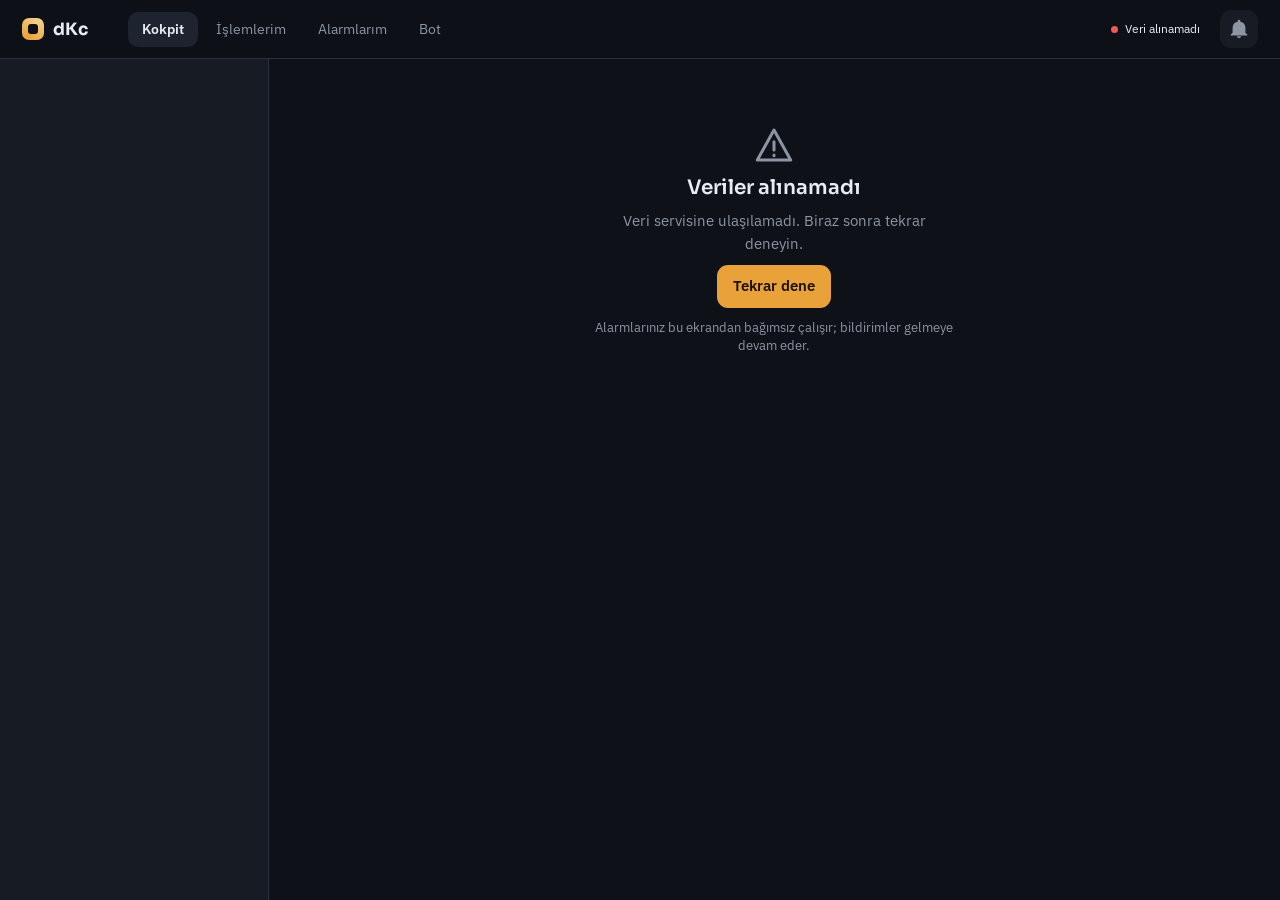
<file: index.html>
<!doctype html>
<html lang="tr">
<head>
<meta charset="utf-8">
<meta name="viewport" content="width=device-width, initial-scale=1, viewport-fit=cover">
<meta name="theme-color" content="#0e1117">
<meta name="apple-mobile-web-app-capable" content="yes">
<meta name="apple-mobile-web-app-status-bar-style" content="black-translucent">
<meta name="apple-mobile-web-app-title" content="dKc">
<title>dKc</title>
<link rel="manifest" href="manifest.webmanifest">
<link rel="icon" href="ikon.svg" type="image/svg+xml">
<link rel="apple-touch-icon" href="ikon-180.png">
<link rel="preconnect" href="https://fonts.googleapis.com">
<link rel="stylesheet" href="https://fonts.googleapis.com/css2?family=Sora:wght@600;700&family=IBM+Plex+Sans:wght@400;500;600&family=IBM+Plex+Mono:wght@500&display=swap">
<link rel="stylesheet" href="app.css?v=19">
</head>
<body>
<header class="ust">
  <a href="#/" class="marka" aria-label="Ana sayfa"><span class="logo" aria-hidden="true"></span>dKc</a>
  <nav class="ust-menu" aria-label="Masaüstü menü"><a href="#/" data-sekme="ana">Kokpit</a><a href="#/islemler" data-sekme="islem">İşlemlerim</a><a href="#/alarmlar" data-sekme="alarm">Alarmlarım</a><a href="#/bot" data-sekme="bot">Bot</a></nav>
  <span class="tazelik t-bekle" id="tazelik" role="button" tabindex="0" aria-live="polite"><i aria-hidden="true"></i>Yükleniyor…</span>
  <a href="#/alarmlar" class="zil" aria-label="Alarmlar"><svg viewBox="0 0 24 24" width="22" height="22" aria-hidden="true"><path d="M12 22a2.5 2.5 0 0 0 2.45-2h-4.9A2.5 2.5 0 0 0 12 22Zm7-6V11a7 7 0 0 0-5.5-6.84V3.5a1.5 1.5 0 0 0-3 0v.66A7 7 0 0 0 5 11v5l-2 2v1h18v-1Z" fill="currentColor"/></svg><b id="zilSayi" hidden></b></a>
</header>
<div class="govde">
<aside class="yan" id="yan" aria-label="Coin listesi"></aside>
<main id="ekran" aria-live="polite"></main>
</div>
<nav class="alt-menu" aria-label="Ana menü">
  <a href="#/" data-sekme="ana"><svg viewBox="0 0 24 24" aria-hidden="true"><path d="M4 4h7v7H4zM13 4h7v7h-7zM4 13h7v7H4zM13 13h7v7h-7z" fill="currentColor"/></svg>Kokpit</a>
  <a href="#/islemler" data-sekme="islem"><svg viewBox="0 0 24 24" aria-hidden="true"><path d="M3 17l5-5 4 4 8-8M15 8h5v5" fill="none" stroke="currentColor" stroke-width="2" stroke-linecap="round" stroke-linejoin="round"/></svg>İşlemlerim</a>
  <a href="#/alarmlar" data-sekme="alarm"><svg viewBox="0 0 24 24" aria-hidden="true"><path d="M12 22a2.5 2.5 0 0 0 2.45-2h-4.9A2.5 2.5 0 0 0 12 22Zm7-6V11a7 7 0 0 0-5.5-6.84V3.5a1.5 1.5 0 0 0-3 0v.66A7 7 0 0 0 5 11v5l-2 2v1h18v-1Z" fill="currentColor"/></svg>Alarmlarım</a>
<a href="#/bot" data-sekme="bot"><svg viewBox="0 0 24 24" aria-hidden="true"><path d="M12 2v3M5 8h14a2 2 0 0 1 2 2v7a3 3 0 0 1-3 3H6a3 3 0 0 1-3-3v-7a2 2 0 0 1 2-2Z" fill="none" stroke="currentColor" stroke-width="2" stroke-linecap="round" stroke-linejoin="round"/><circle cx="9" cy="13.5" r="1.4" fill="currentColor"/><circle cx="15" cy="13.5" r="1.4" fill="currentColor"/></svg>Bot</a>
</nav>
<script src="lib/lightweight-charts-4.2.0.js"></script>
<script src="ayar.js"></script>
<script src="ornek.js?v=19"></script>
<script src="bildirim.js?v=19"></script>
<script src="hesap.js?v=19"></script>
<script src="canli.js?v=19"></script>
<script src="app.js?v=19"></script>
</body>
</html>
</file>
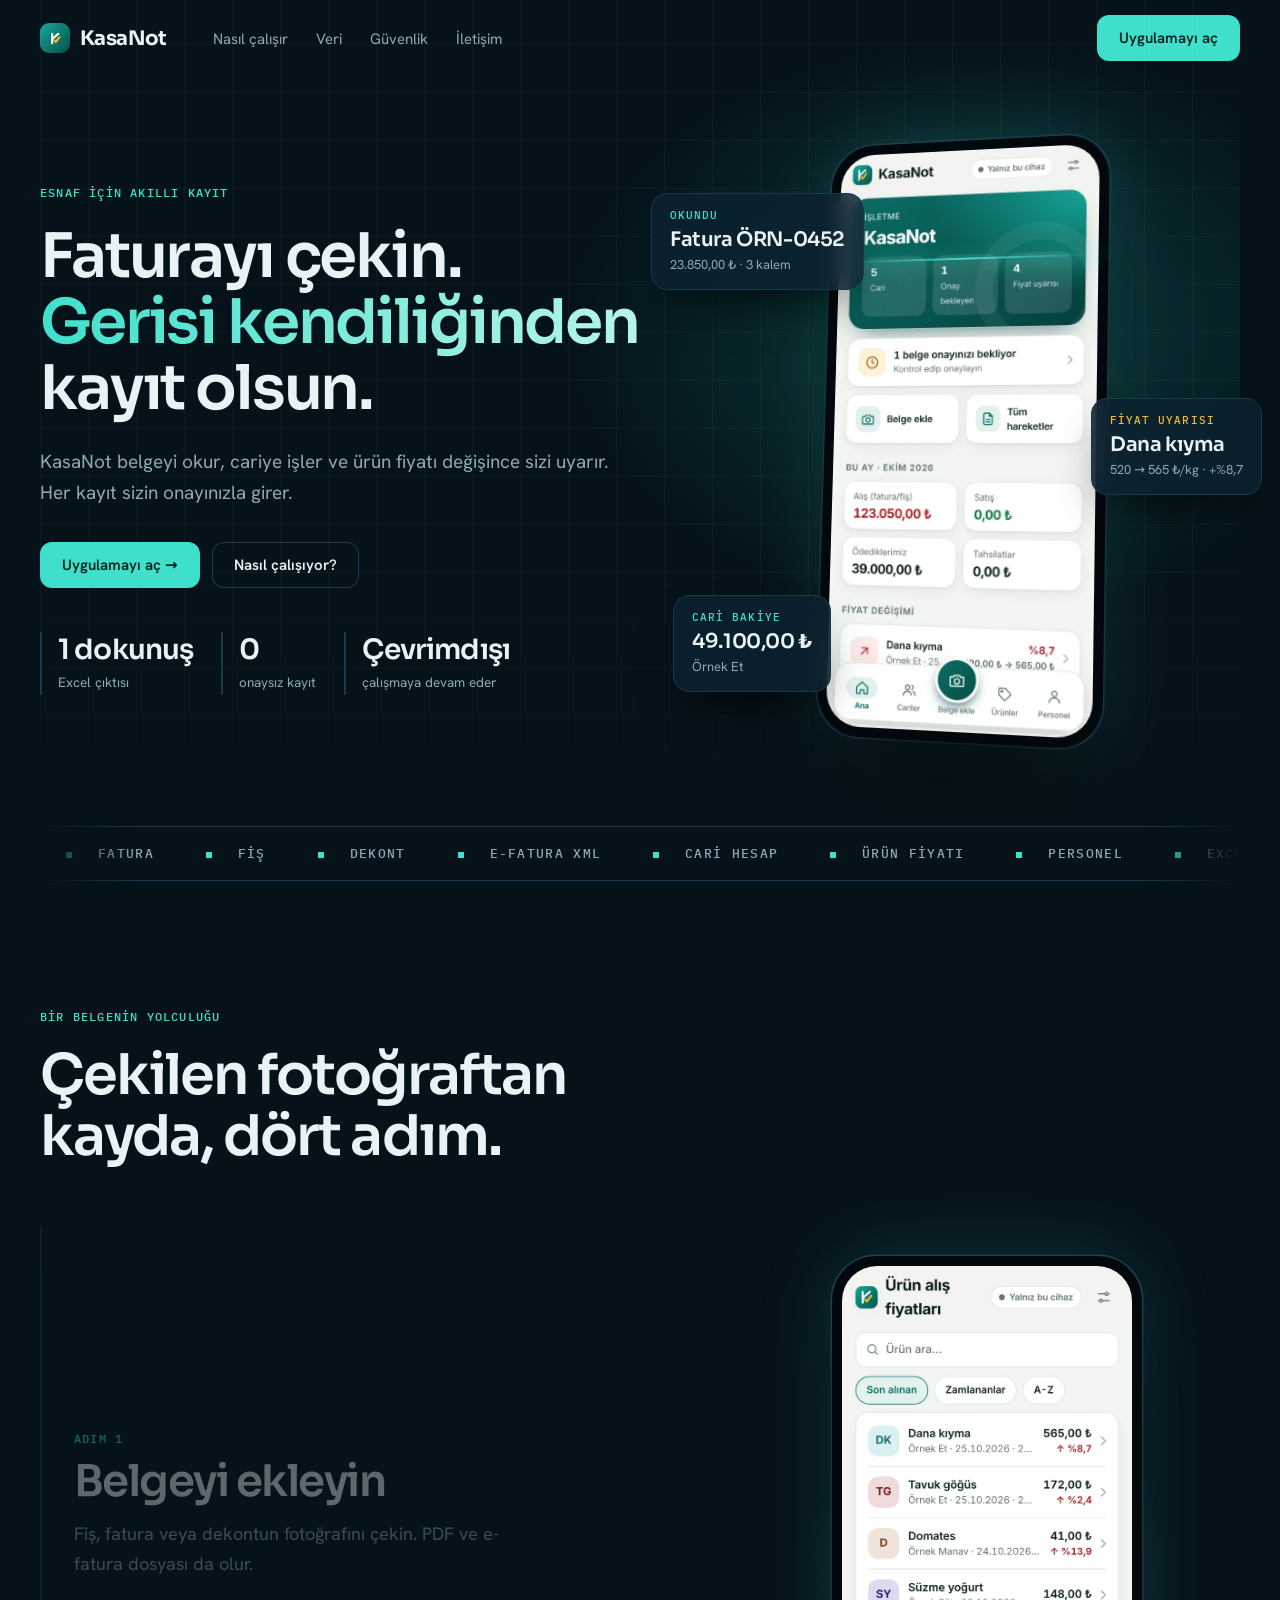
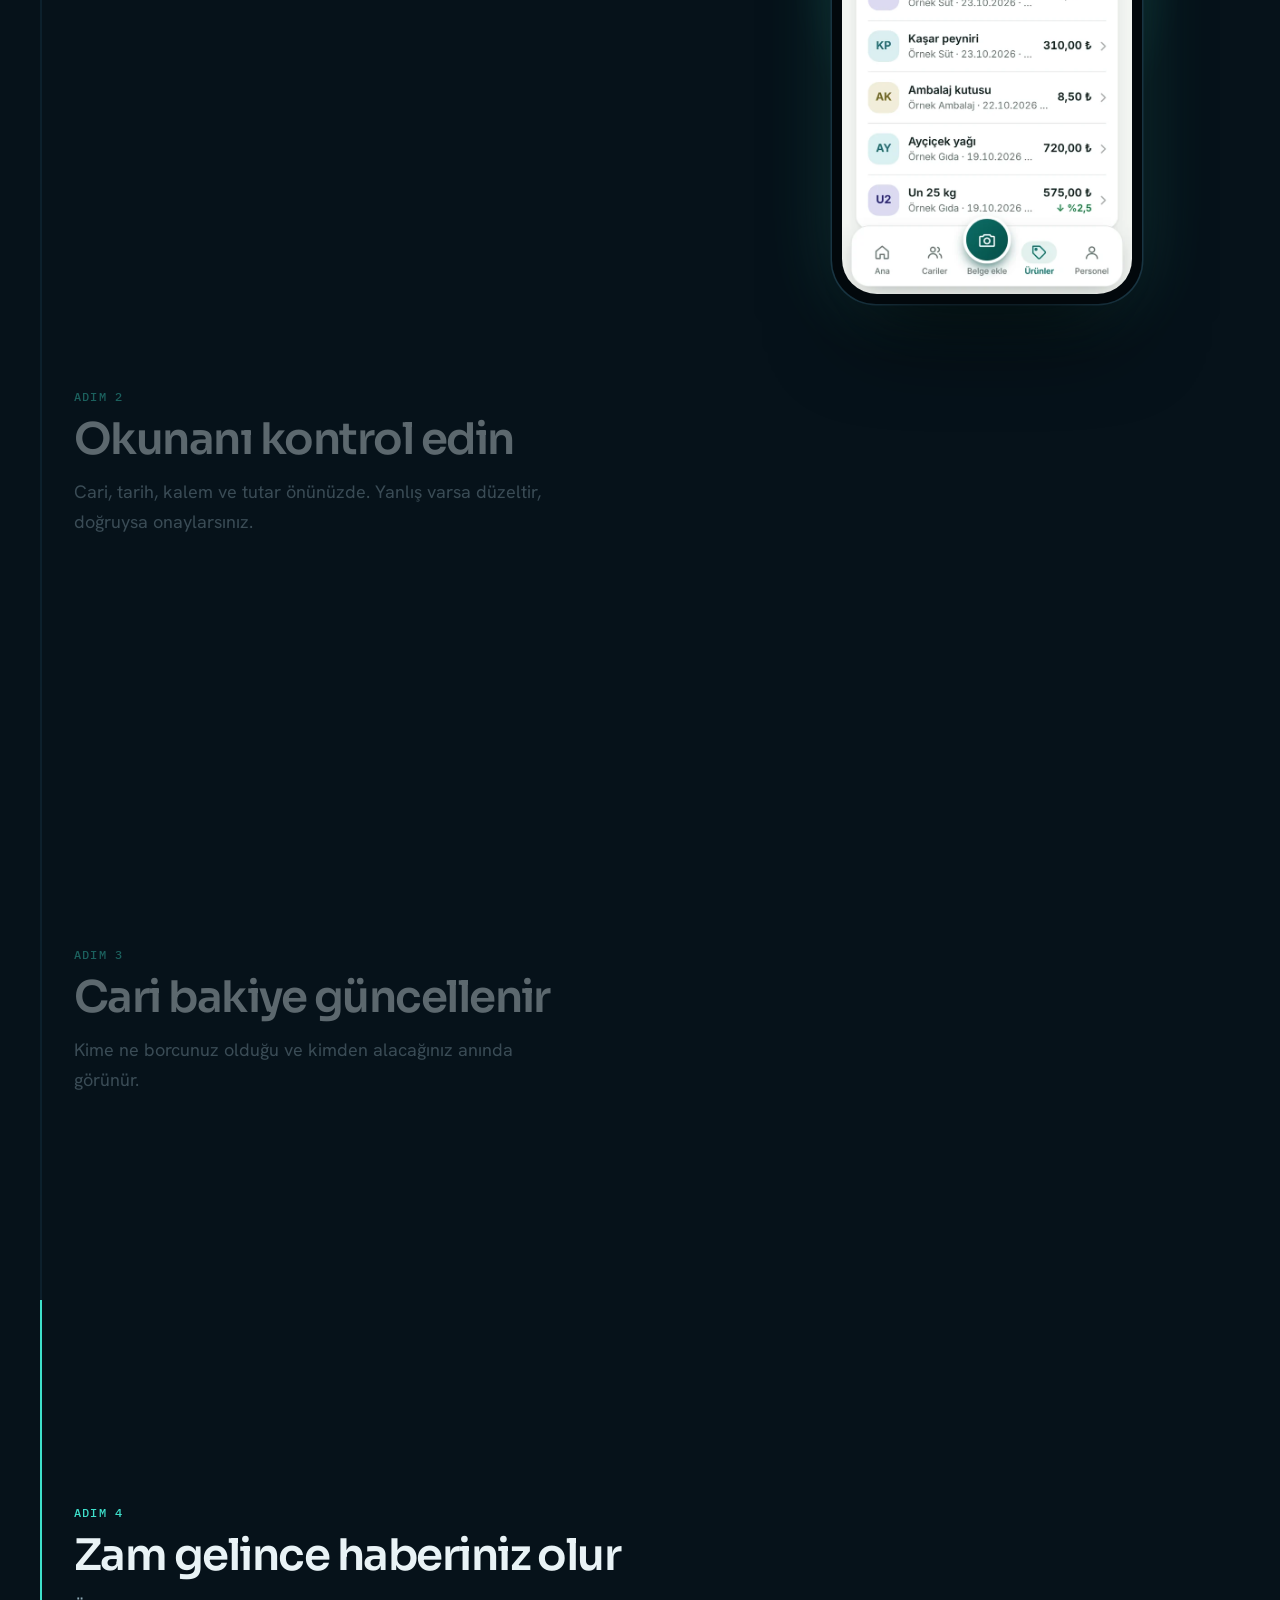
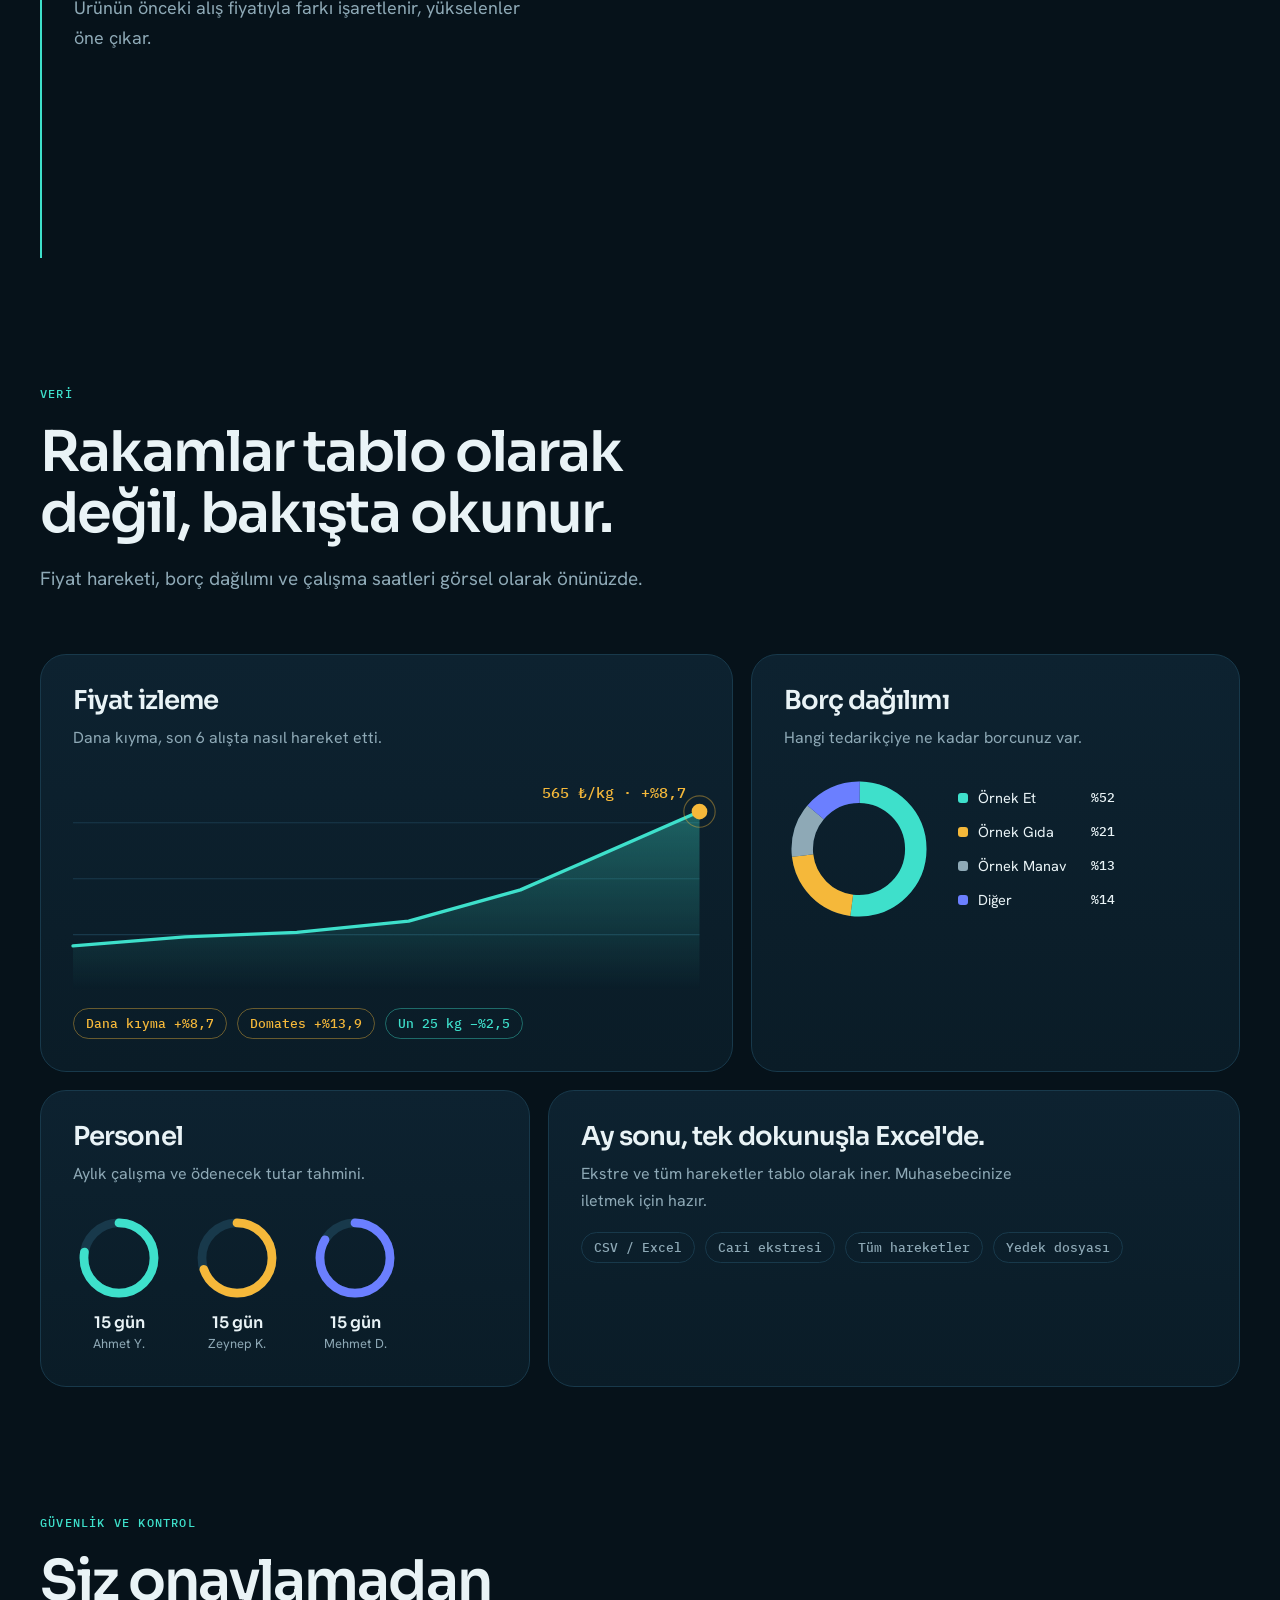
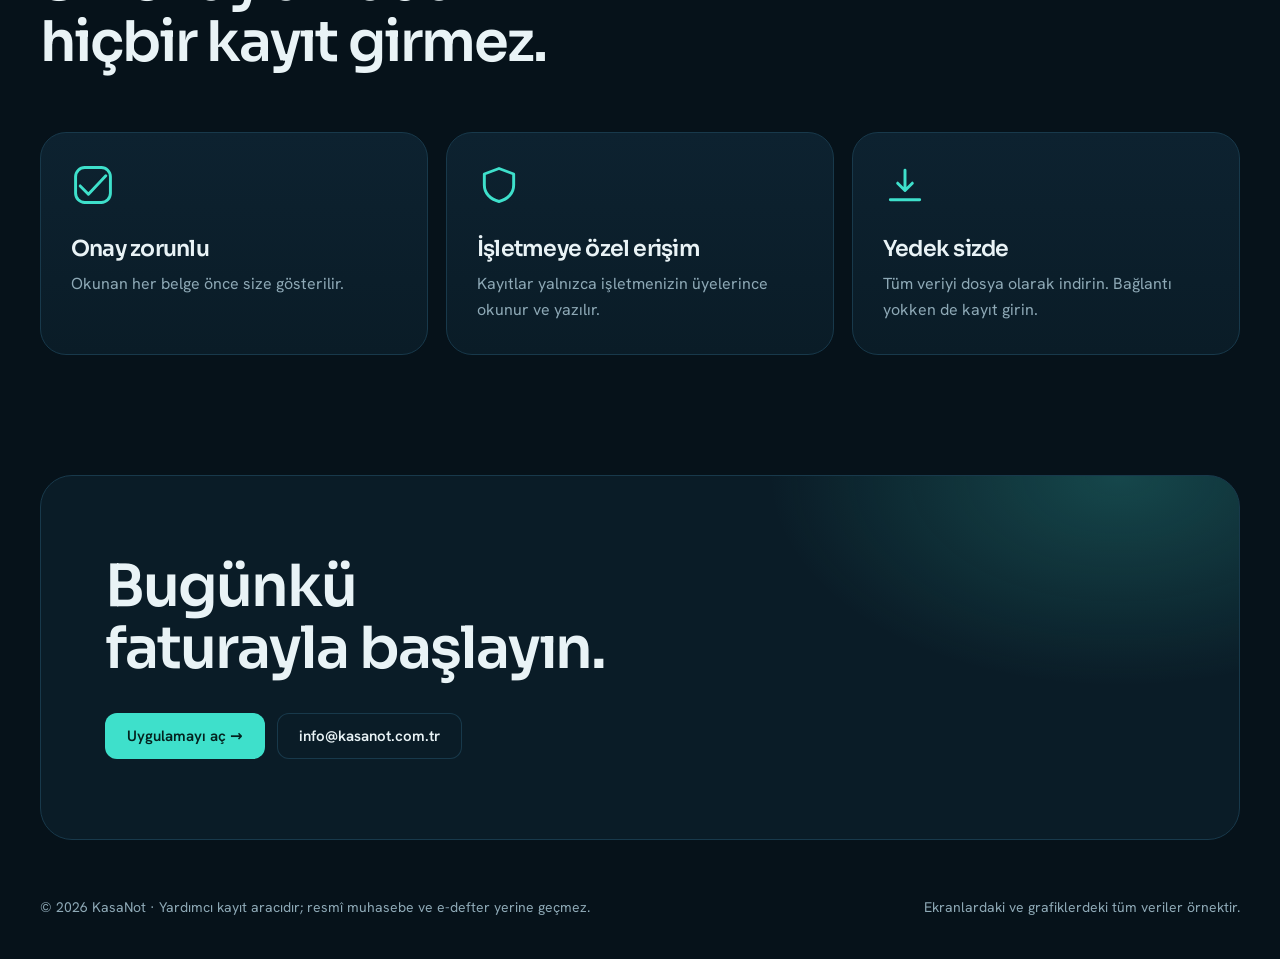
<file: kasanot-site/index.html>
<!doctype html>
<html lang="tr">
<head>
<meta charset="utf-8">
<meta name="viewport" content="width=device-width, initial-scale=1, viewport-fit=cover">
<meta name="theme-color" content="#06121a">
<title>KasaNot | Fatura, cari ve fiyat takibi</title>
<meta name="description" content="Faturayı çekin, KasaNot okusun. Cari bakiyeler, ürün fiyat uyarıları ve personel kaydı tek uygulamada. Her kayıt sizin onayınızla girer.">
<meta property="og:title" content="KasaNot | Faturayı çekin, gerisi kendiliğinden kayıt olsun">
<meta property="og:description" content="Esnaf için fatura, cari ve fiyat takibi. Telefonunuzda çalışır.">
<meta property="og:type" content="website">
<meta property="og:url" content="https://kasanot.com.tr/">
<meta property="og:image" content="https://kasanot.com.tr/ikon-512.png">
<link rel="icon" href="favicon.svg" type="image/svg+xml">
<link rel="apple-touch-icon" href="ikon-180.png">
<link rel="preload" href="yazi/sora-latin-600-normal.woff2" as="font" type="font/woff2" crossorigin>
<link rel="stylesheet" href="yazi.css">
<link rel="stylesheet" href="site.css">
</head>
<body>


<div class="w">
<nav class="nav"><a class="logo" href="#"><i><svg viewBox="0 0 512 512" aria-hidden="true"><g fill="none" stroke-linecap="round" stroke-linejoin="round" stroke-width="56"><path d="M166 132v248M176 262 330 132" stroke="#fff"/><path d="M214 300l50 50 96-124" stroke="#f5b82e"/></g></svg></i>KasaNot</a>
<ul><li><a href="#yol">Nasıl çalışır</a></li><li><a href="#veri">Veri</a></li><li><a href="#guven">Güvenlik</a></li><li><a href="#iletisim">İletişim</a></li></ul>
<a class="btn" href="#" data-guncel>Uygulamayı aç</a></nav>

<header class="hero">
 <div>
  <span class="mono">Esnaf için akıllı kayıt</span>
  <h1 style="margin-top:18px">Faturayı çekin. <span>Gerisi kendiliğinden</span> kayıt olsun.</h1>
  <p>KasaNot belgeyi okur, cariye işler ve ürün fiyatı değişince sizi uyarır. Her kayıt sizin onayınızla girer.</p>
  <div class="cta"><a class="btn" href="#" data-guncel>Uygulamayı aç →</a><a class="btn g" href="#yol">Nasıl çalışıyor?</a></div>
  <div class="canli"><div><b>1 dokunuş</b><small>Excel çıktısı</small></div><div><b>0</b><small>onaysız kayıt</small></div><div><b>Çevrimdışı</b><small>çalışmaya devam eder</small></div></div>
 </div>
 <div class="sahne" aria-hidden="true">
  <div class="tel" id="hp"><img src="img/ana.webp" alt=""><span class="cam"></span></div>
  <div class="gc g1"><span class="mono">Okundu</span><b>Fatura ÖRN-0452</b><small>23.850,00 ₺ · 3 kalem</small></div>
  <div class="gc g2"><span class="mono up">Fiyat uyarısı</span><b>Dana kıyma</b><small class="up">520 → 565 ₺/kg · +%8,7</small></div>
  <div class="gc g3"><span class="mono ok">Cari bakiye</span><b>49.100,00 ₺</b><small>Örnek Et</small></div>
 </div>
</header>
<div class="ribbon" aria-hidden="true"><div><span>Fatura</span><span>Fiş</span><span>Dekont</span><span>E-fatura XML</span><span>Cari hesap</span><span>Ürün fiyatı</span><span>Personel</span><span>Excel çıktısı</span><span>Fatura</span><span>Fiş</span><span>Dekont</span><span>E-fatura XML</span><span>Cari hesap</span><span>Ürün fiyatı</span><span>Personel</span><span>Excel çıktısı</span></div></div>

<section id="yol">
 <div class="baslik"><span class="mono">Bir belgenin yolculuğu</span><h2>Çekilen fotoğraftan kayda, dört adım.</h2></div>
 <div class="yol">
  <div class="adimlar">
   <div class="as on" data-i="0"><span class="mono">Adım 1</span><h3>Belgeyi ekleyin</h3><p>Fiş, fatura veya dekontun fotoğrafını çekin. PDF ve e-fatura dosyası da olur.</p><div class="mp"><div class="tel"><img src="img/ana.webp" alt="KasaNot ana ekranı" loading="lazy"></div></div></div>
   <div class="as" data-i="1"><span class="mono">Adım 2</span><h3>Okunanı kontrol edin</h3><p>Cari, tarih, kalem ve tutar önünüzde. Yanlış varsa düzeltir, doğruysa onaylarsınız.</p><div class="mp"><div class="tel"><img src="img/onay.webp" alt="Belge onay ekranı" loading="lazy"></div></div></div>
   <div class="as" data-i="2"><span class="mono">Adım 3</span><h3>Cari bakiye güncellenir</h3><p>Kime ne borcunuz olduğu ve kimden alacağınız anında görünür.</p><div class="mp"><div class="tel"><img src="img/cariler.webp" alt="Cari listesi ve bakiyeler" loading="lazy"></div></div></div>
   <div class="as" data-i="3"><span class="mono">Adım 4</span><h3>Zam gelince haberiniz olur</h3><p>Ürünün önceki alış fiyatıyla farkı işaretlenir, yükselenler öne çıkar.</p><div class="mp"><div class="tel"><img src="img/urunler.webp" alt="Ürün alış fiyatları ve fiyat değişimleri" loading="lazy"></div></div></div>
  </div>
  <div class="stick"><div class="halo"></div><div class="tel"><img class="on" src="img/ana.webp" alt="KasaNot ana ekranı: bu ayın alış, ödeme ve fiyat değişimi özeti"><img src="img/onay.webp" alt="Belge onay ekranı: okunan cari, tarih ve kalemler" loading="lazy"><img src="img/cariler.webp" alt="Cari listesi ve bakiyeler" loading="lazy"><img src="img/urunler.webp" alt="Ürün alış fiyatları ve fiyat değişimleri" loading="lazy"></div></div>
 </div>
</section>

<section id="veri">
 <div class="baslik"><span class="mono">Veri</span><h2>Rakamlar tablo olarak değil, bakışta okunur.</h2><p>Fiyat hareketi, borç dağılımı ve çalışma saatleri görsel olarak önünüzde.</p></div>
 <div class="bento">
  <div class="k c7"><h3>Fiyat izleme</h3><p>Dana kıyma, son 6 alışta nasıl hareket etti.</p>
   <div class="grafik"><svg viewBox="0 0 560 190" role="img" aria-label="Dana kıyma fiyat grafiği"><defs><linearGradient id="ag" x1="0" y1="0" x2="0" y2="1"><stop offset="0" stop-color="#3ee0cb" stop-opacity=".35"/><stop offset="1" stop-color="#3ee0cb" stop-opacity="0"/></linearGradient></defs>
    <g stroke="#18394b" stroke-width="1"><line x1="0" y1="40" x2="560" y2="40"/><line x1="0" y1="90" x2="560" y2="90"/><line x1="0" y1="140" x2="560" y2="140"/></g>
    <path class="alan" d="M0 150 L100 142 L200 138 L300 128 L400 100 L560 30 L560 190 L0 190Z" fill="url(#ag)"/>
    <path class="cizgi" d="M0 150 L100 142 L200 138 L300 128 L400 100 L560 30" fill="none" stroke="#3ee0cb" stroke-width="3" stroke-linejoin="round" stroke-linecap="round"/>
    <circle cx="560" cy="30" r="7" fill="#f5b83a"/><circle cx="560" cy="30" r="14" fill="none" stroke="#f5b83a" stroke-opacity=".4"/>
    <text x="548" y="18" text-anchor="end" fill="#f5b83a" font-family="IBM Plex Mono,monospace" font-size="13">565 ₺/kg · +%8,7</text></svg></div>
   <div class="chips"><span class="u">Dana kıyma +%8,7</span><span class="u">Domates +%13,9</span><span class="d">Un 25 kg −%2,5</span></div></div>
  <div class="k c5"><h3>Borç dağılımı</h3><p>Hangi tedarikçiye ne kadar borcunuz var.</p>
   <div class="donut"><svg viewBox="0 0 42 42" role="img" aria-label="Borç dağılımı"><circle cx="21" cy="21" r="15.9" fill="none" stroke="#18394b" stroke-width="6"/>
    <circle cx="21" cy="21" r="15.9" fill="none" stroke="#3ee0cb" stroke-width="6" stroke-dasharray="52 48" stroke-dashoffset="25"/>
    <circle cx="21" cy="21" r="15.9" fill="none" stroke="#f5b83a" stroke-width="6" stroke-dasharray="21 79" stroke-dashoffset="-27"/>
    <circle cx="21" cy="21" r="15.9" fill="none" stroke="#8ea9b6" stroke-width="6" stroke-dasharray="13 87" stroke-dashoffset="-48"/>
    <circle cx="21" cy="21" r="15.9" fill="none" stroke="#6b7fff" stroke-width="6" stroke-dasharray="14 86" stroke-dashoffset="-61"/></svg>
    <div class="lej"><div><i style="background:#3ee0cb"></i>Örnek Et<b>%52</b></div><div><i style="background:#f5b83a"></i>Örnek Gıda<b>%21</b></div><div><i style="background:#8ea9b6"></i>Örnek Manav<b>%13</b></div><div><i style="background:#6b7fff"></i>Diğer<b>%14</b></div></div></div></div>
  <div class="k c5"><h3>Personel</h3><p>Aylık çalışma ve ödenecek tutar tahmini.</p>
   <div class="halkalar"><div><svg viewBox="0 0 42 42"><circle cx="21" cy="21" r="16" fill="none" stroke="#18394b" stroke-width="4"/><circle cx="21" cy="21" r="16" fill="none" stroke="#3ee0cb" stroke-width="4" stroke-linecap="round" stroke-dasharray="78 100" transform="rotate(-90 21 21)"/></svg><b>15 gün</b>Ahmet Y.</div><div><svg viewBox="0 0 42 42"><circle cx="21" cy="21" r="16" fill="none" stroke="#18394b" stroke-width="4"/><circle cx="21" cy="21" r="16" fill="none" stroke="#f5b83a" stroke-width="4" stroke-linecap="round" stroke-dasharray="70 100" transform="rotate(-90 21 21)"/></svg><b>15 gün</b>Zeynep K.</div><div><svg viewBox="0 0 42 42"><circle cx="21" cy="21" r="16" fill="none" stroke="#18394b" stroke-width="4"/><circle cx="21" cy="21" r="16" fill="none" stroke="#6b7fff" stroke-width="4" stroke-linecap="round" stroke-dasharray="84 100" transform="rotate(-90 21 21)"/></svg><b>15 gün</b>Mehmet D.</div></div></div>
  <div class="k c7"><h3>Ay sonu, tek dokunuşla Excel'de.</h3><p>Ekstre ve tüm hareketler tablo olarak iner. Muhasebecinize iletmek için hazır.</p>
   <div class="chips"><span>CSV / Excel</span><span>Cari ekstresi</span><span>Tüm hareketler</span><span>Yedek dosyası</span></div></div>
 </div>
</section>

<section id="guven">
 <div class="baslik"><span class="mono">Güvenlik ve kontrol</span><h2>Siz onaylamadan hiçbir kayıt girmez.</h2></div>
 <div class="guv">
  <div class="k"><svg viewBox="0 0 24 24"><path d="m5 12.5 4.5 4.5L19 7"/><rect x="2.5" y="2.5" width="19" height="19" rx="5"/></svg><h3>Onay zorunlu</h3><p>Okunan her belge önce size gösterilir.</p></div>
  <div class="k"><svg viewBox="0 0 24 24"><path d="M12 3 4 6v6c0 4.5 3.2 7.8 8 9 4.8-1.2 8-4.5 8-9V6z"/></svg><h3>İşletmeye özel erişim</h3><p>Kayıtlar yalnızca işletmenizin üyelerince okunur ve yazılır.</p></div>
  <div class="k"><svg viewBox="0 0 24 24"><path d="M12 4v11m0 0 4-4m-4 4-4-4M4 20h16"/></svg><h3>Yedek sizde</h3><p>Tüm veriyi dosya olarak indirin. Bağlantı yokken de kayıt girin.</p></div>
 </div>
</section>

<div class="son" id="iletisim"><h2>Bugünkü faturayla başlayın.</h2><div class="cta"><a class="btn" href="#" data-guncel>Uygulamayı aç →</a><a class="btn g" href="#iletisim">info@kasanot.com.tr</a></div></div>
<footer><span>© 2026 KasaNot · Yardımcı kayıt aracıdır; resmî muhasebe ve e-defter yerine geçmez.</span><span>Ekranlardaki ve grafiklerdeki tüm veriler örnektir.</span></footer>
</div>
<script>
(function(){
var hp=document.getElementById('hp');
if(hp&&matchMedia('(pointer:fine)').matches&&!matchMedia('(prefers-reduced-motion:reduce)').matches){
 addEventListener('pointermove',function(e){var x=e.clientX/innerWidth-.5,y=e.clientY/innerHeight-.5;hp.style.transform='rotateY('+(-14+x*16)+'deg) rotateX('+(5-y*10)+'deg)'},{passive:true});
}
var st=[].slice.call(document.querySelectorAll('.as')),im=[].slice.call(document.querySelectorAll('.stick img'));
function sec(i){st.forEach(function(s,k){s.classList.toggle('on',k===i)});im.forEach(function(m,k){m.classList.toggle('on',k===i)})}
if('IntersectionObserver' in window){
 var o=new IntersectionObserver(function(l){l.forEach(function(e){if(e.isIntersecting)sec(+e.target.dataset.i)})},{rootMargin:'-45% 0px -45% 0px'});
 st.forEach(function(s){o.observe(s)});
}
})();
</script>

<div id="gt" role="status" aria-live="polite" style="position:fixed;left:50%;bottom:28px;transform:translate(-50%,20px);background:#0d2230;color:#e8f3f6;border:1px solid #3ee0cb;padding:14px 22px;border-radius:12px;font:500 15px Hanken Grotesk,sans-serif;opacity:0;pointer-events:none;transition:.3s;z-index:99;text-align:center">Uygulama güncelleniyor. Çok yakında burada olacak.</div>
<script>(function(){var t=document.getElementById("gt"),h;document.querySelectorAll("[data-guncel]").forEach(function(a){a.addEventListener("click",function(e){e.preventDefault();t.style.opacity=1;t.style.transform="translate(-50%,0)";clearTimeout(h);h=setTimeout(function(){t.style.opacity=0;t.style.transform="translate(-50%,20px)"},3500)})})})();</script>
</body>
</html>
</file>
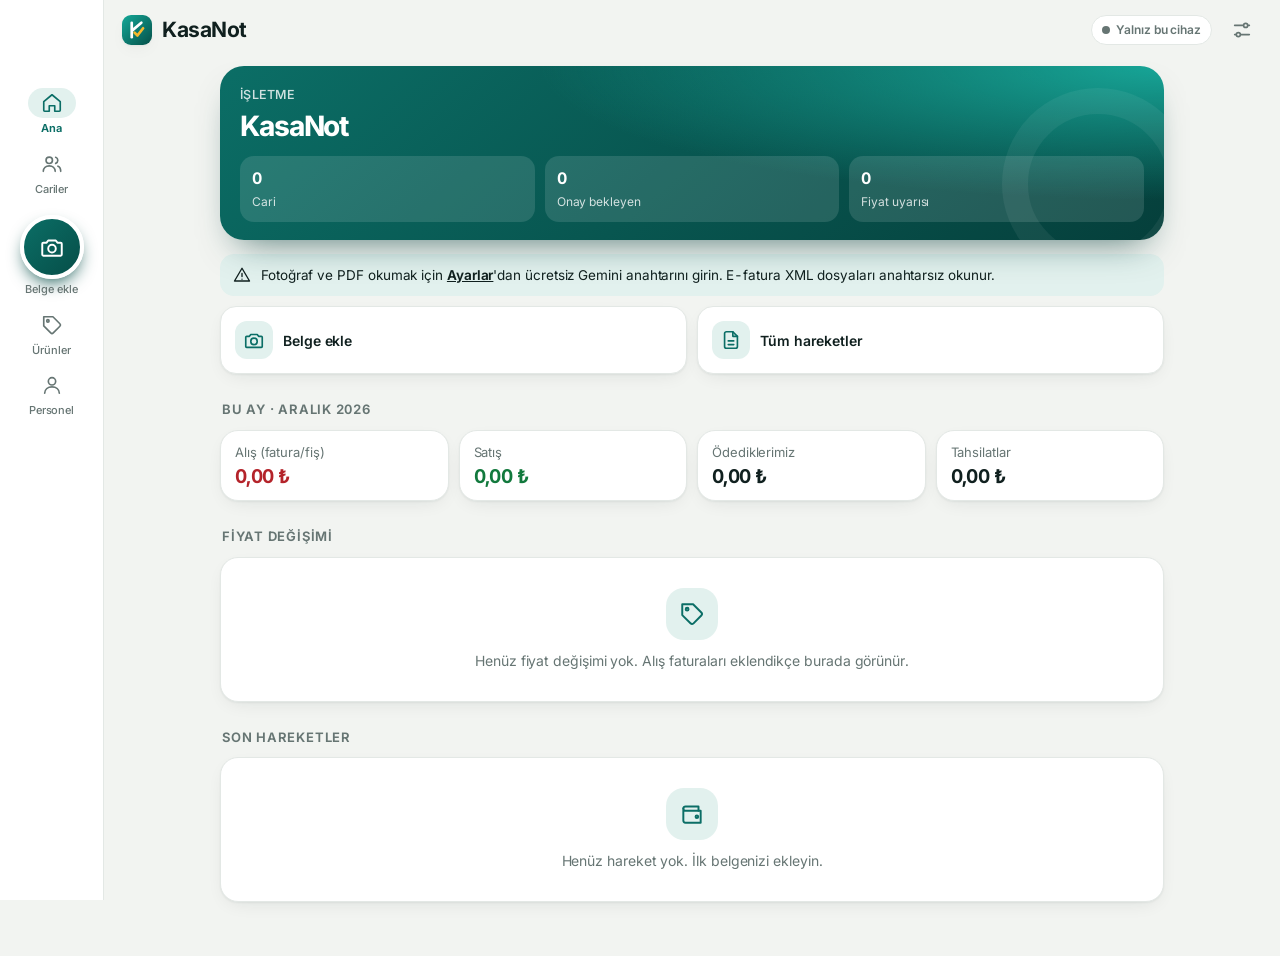
<file: kasanot/index.html>
<!doctype html>
<html lang="tr">
<head>
<meta charset="utf-8">
<meta name="viewport" content="width=device-width, initial-scale=1, viewport-fit=cover">
<meta name="theme-color" content="#0b6e66">
<meta name="apple-mobile-web-app-capable" content="yes">
<meta name="apple-mobile-web-app-title" content="KasaNot">
<meta name="apple-mobile-web-app-status-bar-style" content="default">
<meta http-equiv="Content-Security-Policy" content="default-src 'self'; img-src 'self' blob: data:; style-src 'self' 'unsafe-inline'; font-src 'self'; connect-src 'self' https://generativelanguage.googleapis.com https://olzrmonvwhckufctblak.supabase.co; object-src 'none'; base-uri 'none'; form-action 'none'">
<title>KasaNot</title>
<link rel="manifest" href="manifest.webmanifest">
<link rel="apple-touch-icon" href="ikon-180.png">
<link rel="icon" href="ikon.svg" type="image/svg+xml">
<link rel="stylesheet" href="app.css">
</head>
<body>
<svg width="0" height="0" style="position:absolute" aria-hidden="true"><symbol id="i-home" viewBox="0 0 24 24" fill="none" stroke="currentColor" stroke-width="1.8" stroke-linecap="round" stroke-linejoin="round"><path d="M3 10.5 12 3l9 7.5V20a1 1 0 0 1-1 1h-5v-6H9v6H4a1 1 0 0 1-1-1z"/></symbol><symbol id="i-users" viewBox="0 0 24 24" fill="none" stroke="currentColor" stroke-width="1.8" stroke-linecap="round" stroke-linejoin="round"><circle cx="9" cy="8" r="3.5"/><path d="M2.5 20c0-3.6 2.9-6 6.5-6s6.5 2.4 6.5 6M16 4.7a3.5 3.5 0 0 1 0 6.6M18.5 14.4c1.9.7 3 2.5 3 5.6"/></symbol><symbol id="i-plus" viewBox="0 0 24 24" fill="none" stroke="currentColor" stroke-width="1.8" stroke-linecap="round" stroke-linejoin="round"><path d="M12 5v14M5 12h14"/></symbol><symbol id="i-camera" viewBox="0 0 24 24" fill="none" stroke="currentColor" stroke-width="1.8" stroke-linecap="round" stroke-linejoin="round"><path d="M4 8h3l1.5-2h7L17 8h3a1 1 0 0 1 1 1v10a1 1 0 0 1-1 1H4a1 1 0 0 1-1-1V9a1 1 0 0 1 1-1z"/><circle cx="12" cy="13.5" r="3.5"/></symbol><symbol id="i-tag" viewBox="0 0 24 24" fill="none" stroke="currentColor" stroke-width="1.8" stroke-linecap="round" stroke-linejoin="round"><path d="M20.6 13.4 13.4 20.6a2 2 0 0 1-2.8 0L3 13V3h10l7.6 7.6a2 2 0 0 1 0 2.8z"/><circle cx="7.5" cy="7.5" r="1.3"/></symbol><symbol id="i-user" viewBox="0 0 24 24" fill="none" stroke="currentColor" stroke-width="1.8" stroke-linecap="round" stroke-linejoin="round"><circle cx="12" cy="8" r="4"/><path d="M4 21c0-4.4 3.6-7 8-7s8 2.6 8 7"/></symbol><symbol id="i-sliders" viewBox="0 0 24 24" fill="none" stroke="currentColor" stroke-width="1.8" stroke-linecap="round" stroke-linejoin="round"><path d="M4 7h9M19 7h1M4 17h1M11 17h9"/><circle cx="16" cy="7" r="2.2"/><circle cx="8" cy="17" r="2.2"/></symbol><symbol id="i-file" viewBox="0 0 24 24" fill="none" stroke="currentColor" stroke-width="1.8" stroke-linecap="round" stroke-linejoin="round"><path d="M14 3H7a2 2 0 0 0-2 2v14a2 2 0 0 0 2 2h10a2 2 0 0 0 2-2V8z"/><path d="M14 3v5h5M9 13h6M9 17h6"/></symbol><symbol id="i-up" viewBox="0 0 24 24" fill="none" stroke="currentColor" stroke-width="1.8" stroke-linecap="round" stroke-linejoin="round"><path d="M7 17 17 7M8 7h9v9"/></symbol><symbol id="i-down" viewBox="0 0 24 24" fill="none" stroke="currentColor" stroke-width="1.8" stroke-linecap="round" stroke-linejoin="round"><path d="M7 7l10 10M17 8v9H8"/></symbol><symbol id="i-check" viewBox="0 0 24 24" fill="none" stroke="currentColor" stroke-width="1.8" stroke-linecap="round" stroke-linejoin="round"><path d="m5 12.5 4.5 4.5L19 7"/></symbol><symbol id="i-trash" viewBox="0 0 24 24" fill="none" stroke="currentColor" stroke-width="1.8" stroke-linecap="round" stroke-linejoin="round"><path d="M4 7h16M10 11v6M14 11v6M6 7l1 13h10l1-13M9 7V4h6v3"/></symbol><symbol id="i-upload" viewBox="0 0 24 24" fill="none" stroke="currentColor" stroke-width="1.8" stroke-linecap="round" stroke-linejoin="round"><path d="M12 16V4m0 0L7 9m5-5 5 5M4 20h16"/></symbol><symbol id="i-download" viewBox="0 0 24 24" fill="none" stroke="currentColor" stroke-width="1.8" stroke-linecap="round" stroke-linejoin="round"><path d="M12 4v12m0 0 5-5m-5 5-5-5M4 20h16"/></symbol><symbol id="i-alert" viewBox="0 0 24 24" fill="none" stroke="currentColor" stroke-width="1.8" stroke-linecap="round" stroke-linejoin="round"><path d="M12 3 2 20h20z"/><path d="M12 10v4M12 17.5v.01"/></symbol><symbol id="i-wallet" viewBox="0 0 24 24" fill="none" stroke="currentColor" stroke-width="1.8" stroke-linecap="round" stroke-linejoin="round"><path d="M4 7a2 2 0 0 1 2-2h12v4"/><path d="M4 7v11a2 2 0 0 0 2 2h14V9H6a2 2 0 0 1-2-2z"/><circle cx="16.5" cy="14.5" r="1.2"/></symbol><symbol id="i-clock" viewBox="0 0 24 24" fill="none" stroke="currentColor" stroke-width="1.8" stroke-linecap="round" stroke-linejoin="round"><circle cx="12" cy="12" r="9"/><path d="M12 7v5l3 2"/></symbol></svg>
<header class="ust"><img class="logo" src="ikon.svg" alt="" width="30" height="30"><h1 id="baslik">KasaNot</h1><a id="bulut-d" class="bulut-d" href="#/ayar"></a><a class="ayar-d" href="#/ayar" aria-label="Ayarlar"><svg class="ik"><use href="#i-sliders"/></svg></a></header>
<main id="icerik" aria-live="polite"></main>
<nav class="alt" id="alt">
  <a href="#/ana" data-s="ana"><span class="ik-k"><svg class="ik"><use href="#i-home"/></svg></span>Ana</a>
  <a href="#/cariler" data-s="cariler"><span class="ik-k"><svg class="ik"><use href="#i-users"/></svg></span>Cariler</a>
  <a href="#/ekle" data-s="ekle" class="ekle"><span class="ik-k"><svg class="ik"><use href="#i-camera"/></svg></span>Belge ekle</a>
  <a href="#/urunler" data-s="urunler"><span class="ik-k"><svg class="ik"><use href="#i-tag"/></svg></span>Ürünler</a>
  <a href="#/personel" data-s="personel"><span class="ik-k"><svg class="ik"><use href="#i-user"/></svg></span>Personel</a>
</nav>
<dialog id="pencere"></dialog>
<div id="bildirim" role="status"></div>
<script src="mantik.js"></script>
<script src="db.js"></script>
<script src="okuma.js"></script>
<script src="bulut.js"></script>
<script src="app.js"></script>
</body>
</html>
</file>
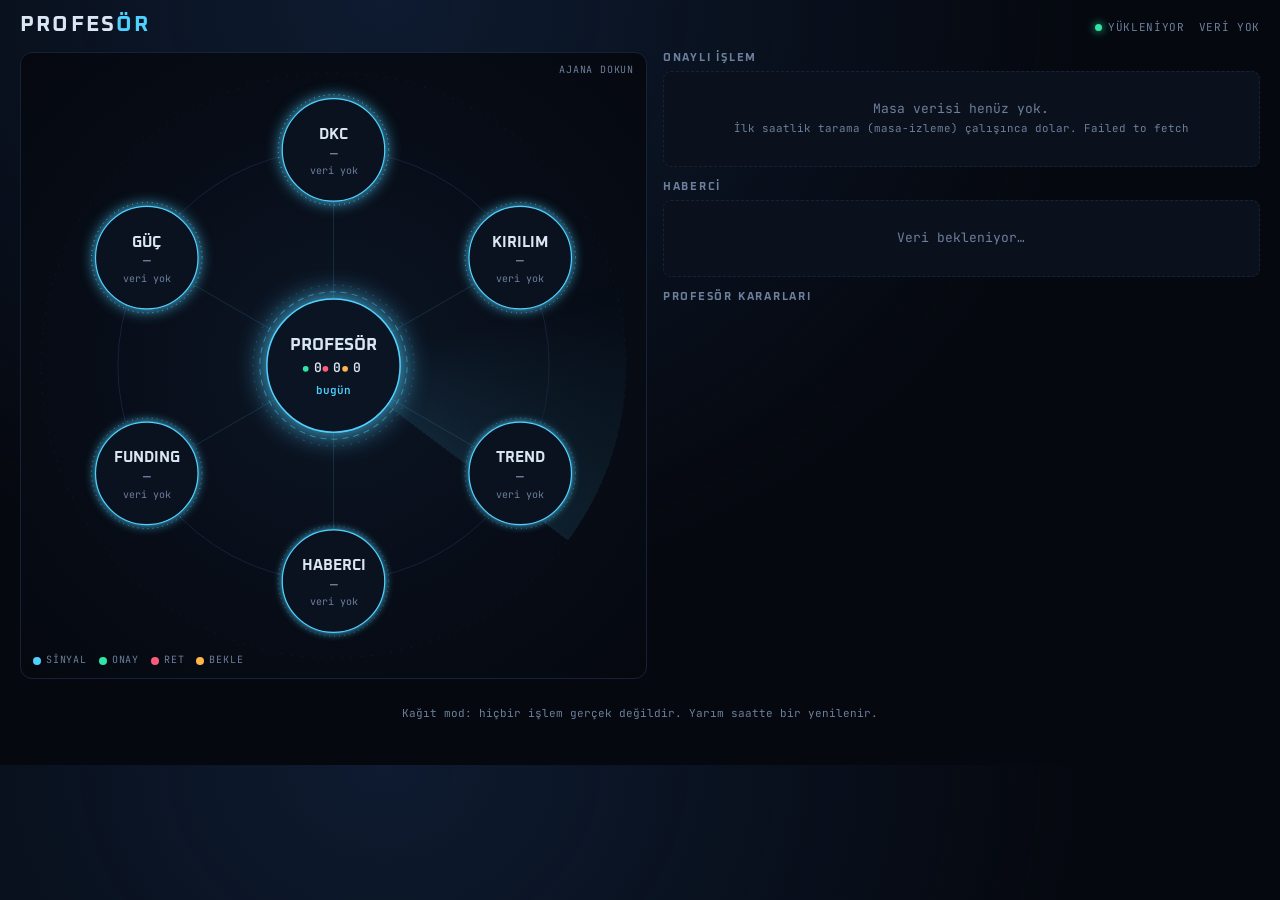
<file: trader-masasi/index.html>
<!doctype html>
<html lang="tr">
<head>
<meta charset="utf-8">
<meta name="viewport" content="width=device-width,initial-scale=1,viewport-fit=cover">
<meta name="theme-color" content="#05080f">
<title>Profesör</title>
<link rel="icon" href="../ikon.svg">
<link rel="stylesheet" href="https://fonts.googleapis.com/css2?family=Oxanium:wght@500;700&family=JetBrains+Mono:wght@400;600&display=swap">
<style>
/* Profesör: 5 trader bir dairede, ortada Profesör; sağda onaylı işlem ve karar günlüğü. Veri: masa-veri dalı masa.json (yarım saatlik; mod kağıt/kuru/canlı). */
:root{--bg:#05080f;--panel:#0b111c;--line:#172238;--fg:#dbe6f5;--mute:#6c7f9c;--acc:#4fd1ff;--long:#2ee6a6;--short:#ff5a7a;--wait:#ffb547;--display:"Oxanium",system-ui,sans-serif;--mono:"JetBrains Mono",ui-monospace,Menlo,monospace;color-scheme:dark}
*{box-sizing:border-box}
html,body{margin:0}
body{background:var(--bg);color:var(--fg);font-family:var(--mono);font-size:13px;line-height:1.45;padding-block:max(14px,env(safe-area-inset-top,0px)) max(32px,env(safe-area-inset-bottom,0px));padding-left:max(16px,env(safe-area-inset-left,0px));padding-right:max(16px,env(safe-area-inset-right,0px));background-image:radial-gradient(ellipse at 30% 0%,#0e1b30 0,transparent 55%)}
.wrap{max-width:1240px;margin:0 auto;display:grid;gap:16px}
header{display:flex;align-items:baseline;justify-content:space-between;flex-wrap:wrap;gap:6px 16px}
h1{font:700 22px/1 var(--display);letter-spacing:.1em;text-transform:uppercase;margin:0}
h1 span{color:var(--acc)}
.sys{display:flex;gap:14px;flex-wrap:wrap;color:var(--mute);font-size:11px;letter-spacing:.06em;text-transform:uppercase}
.sys b{color:var(--fg);font-weight:600}
.dot{display:inline-block;width:7px;height:7px;border-radius:50%;background:var(--long);box-shadow:0 0 8px var(--long);margin-right:6px;vertical-align:middle}
.dot.kirmizi{background:var(--short);box-shadow:0 0 8px var(--short)}
.grid{display:grid;grid-template-columns:minmax(0,1.05fr) minmax(0,1fr);gap:16px;align-items:start}
.orbit{position:relative;aspect-ratio:1;max-width:100%;border-radius:12px;background:radial-gradient(circle at 50% 50%,#0d1626 0,#070c16 60%,var(--bg) 100%);border:1px solid var(--line);overflow:hidden}
.orbit canvas{width:100%;height:100%;display:block;cursor:pointer}
.orbit .leg{position:absolute;left:12px;bottom:10px;display:flex;gap:12px;color:var(--mute);font-size:10px;letter-spacing:.08em;text-transform:uppercase}
.leg i{display:inline-block;width:8px;height:8px;border-radius:50%;margin-right:5px;vertical-align:middle}
.orbit .tip{position:absolute;top:10px;right:12px;color:var(--mute);font-size:10px;letter-spacing:.08em;text-transform:uppercase}
.side{display:grid;gap:14px;min-width:0}
h2{font:700 11px/1 var(--display);letter-spacing:.16em;text-transform:uppercase;color:var(--mute);margin:0 0 8px;display:flex;justify-content:space-between;align-items:center}
h2 small{font:400 10px var(--mono);letter-spacing:0;text-transform:none}
.tcard{background:var(--panel);border:1px solid var(--line);border-radius:8px;padding:14px;display:grid;gap:10px;min-width:0}
.coin{font:700 26px/1 var(--display);letter-spacing:.04em;display:flex;align-items:center;gap:10px;flex-wrap:wrap}
.pill{font:700 10px/1 var(--display);letter-spacing:.12em;text-transform:uppercase;padding:5px 8px;border-radius:3px;border:1px solid;white-space:nowrap}
.onay{color:var(--long);border-color:var(--long);background:rgba(46,230,166,.08)}
.ret{color:var(--short);border-color:var(--short);background:rgba(255,90,122,.08)}
.bekle{color:var(--wait);border-color:var(--wait);background:rgba(255,181,71,.08)}
.gri{color:var(--mute);border-color:var(--line)}
.lv{display:grid;grid-template-columns:repeat(4,minmax(0,1fr));gap:8px;font-variant-numeric:tabular-nums}
.lv div{background:rgba(255,255,255,.025);border-radius:6px;padding:8px 10px;min-width:0}
.lv span{display:block;color:var(--mute);font-size:10px;letter-spacing:.1em;text-transform:uppercase}
.lv b{font-weight:600;font-size:14px;overflow-wrap:anywhere}
.lv b.s{color:var(--short)} .lv b.g{color:var(--acc)} .lv b.tp{color:var(--long)}
.meta{display:flex;gap:14px;flex-wrap:wrap;color:var(--mute);font-size:11px}
.meta b{color:var(--fg);font-weight:600}
.why{font-size:12px;border-left:2px solid var(--acc);padding-left:10px}
.chart{min-width:0}
.chart canvas{width:100%;height:300px;display:block}
.chart .cap{display:flex;justify-content:space-between;color:var(--mute);font-size:10px;padding:0 2px 6px;letter-spacing:.08em;text-transform:uppercase}
.sekme{display:flex;gap:6px;flex-wrap:wrap}
.sekme button{font:600 11px var(--mono);background:transparent;color:var(--mute);border:1px solid var(--line);border-radius:4px;padding:5px 9px;cursor:pointer}
.sekme button.aktif{color:var(--acc);border-color:var(--acc)}
.sekme button:focus-visible{outline:2px solid var(--acc);outline-offset:2px}
.feed{display:grid;gap:5px}
.sig{display:grid;grid-template-columns:48px 76px minmax(0,1fr) auto;gap:10px;align-items:center;background:var(--panel);border:1px solid var(--line);border-radius:6px;padding:8px 12px;min-width:0}
.sig .t{color:var(--mute);font-size:11px}
.sig .who{font:700 12px var(--display);letter-spacing:.04em}
.sig .what{min-width:0;overflow:hidden;text-overflow:ellipsis;white-space:nowrap}
.sig .what i{font-style:normal;color:var(--mute)}
.sig.pick{border-color:var(--long)}
.bos{color:var(--mute);text-align:center;padding:28px 12px;background:var(--panel);border:1px dashed var(--line);border-radius:8px}
.note{color:var(--mute);font-size:11px;text-align:center}
.note a{color:var(--acc)}
@media (max-width:860px){.grid{grid-template-columns:1fr}.lv{grid-template-columns:repeat(2,minmax(0,1fr))}}
@media (max-width:480px){.sig{grid-template-columns:1fr auto;grid-template-areas:"who pill" "what what" "t t"}.sig .who{grid-area:who}.sig .pill{grid-area:pill}.sig .what{grid-area:what;white-space:normal}.sig .t{grid-area:t}.chart canvas{height:240px}}
@media (prefers-reduced-motion:reduce){.dot{box-shadow:none}}
</style>
</head>
<body>
<div class="wrap">
<header>
  <h1>Profes<span>ör</span></h1>
  <div class="sys" id="sys"><span><i class="dot"></i>Yükleniyor</span><span id="sysYuk">Veri yükleniyor…</span></div>
</header>
<div class="grid">
  <div class="orbit">
    <canvas id="o" aria-label="Profesör: 5 trader ve ortada Profesör"></canvas>
    <div class="tip">Ajana dokun</div>
    <div class="leg"><span><i style="background:var(--acc)"></i>Sinyal</span><span><i style="background:var(--long)"></i>Onay</span><span><i style="background:var(--short)"></i>Ret</span><span><i style="background:var(--wait)"></i>Bekle</span></div>
  </div>
  <div class="side">
    <section><h2>Onaylı işlem <small id="onayliSay"></small></h2><div id="onayli"><div class="bos">Veri bekleniyor…</div></div></section>
    <section><h2>Haberci <small id="haberSay"></small></h2><div class="feed" id="haber"><div class="bos">Veri bekleniyor…</div></div></section>
    <section><h2>Profesör kararları <small id="kararSay"></small></h2><div class="feed" id="feed"></div></section>
  </div>
</div>
<p class="note" id="not">Kağıt mod: hiçbir işlem gerçek değildir. Yarım saatte bir yenilenir.</p>
</div>

<script>
'use strict';
var VERI = new URLSearchParams(location.search).get('veri') || 'https://raw.githubusercontent.com/dkcburak/kripto-kokpit/masa-veri/masa.json';
var C = { acc: '#4fd1ff', long: '#2ee6a6', short: '#ff5a7a', wait: '#ffb547', mute: '#6c7f9c', fg: '#dbe6f5', line: '#172238' };
var RM = matchMedia('(prefers-reduced-motion: reduce)').matches;
var AD = { dkc: 'dKc', kirilim: 'Kırılım', trend: 'Trend', funding: 'Funding', guc: 'Güç', haberci: 'Haberci' };
var ACIKLAMA = { dkc: 'EMA+RSI yön filtresi, 1S onay, hedef 2R (kokpit kuralları)', kirilim: '4S: 20 mum zirvesi + hacim ≥3x, stop 2 ATR, hedef 2R', trend: '1G: 55 gün zirvesi, EMA50>EMA200, 3 ATR takip stop', funding: '1S: funding ≤ -%0,03 + 4S EMA20 altı dönüş mumu, hedef 2R', guc: 'BTC\'yi yenen lider coinde 4S EMA20 geri çekilmesi, hedef 2R', haberci: 'Denetçi: FOMC/TÜFE/istihdam takvimi ve haber akışı (CoinDesk, Cointelegraph, Decrypt). Ağır coin haberi → 24 saat giriş yok; makro pencere → Profesör -25 puan' };
var SIRA = ['dkc', 'kirilim', 'trend', 'haberci', 'funding', 'guc'];
var D = null, sel = -1, onayliSec = 0;
function $(id) { return document.getElementById(id); }
function esc(s) { return String(s == null ? '' : s).replace(/[&<>"]/g, function (c) { return { '&': '&amp;', '<': '&lt;', '>': '&gt;', '"': '&quot;' }[c]; }); }
function f(x) { if (x == null || !isFinite(x)) return '—'; var a = Math.abs(x); return x.toLocaleString('tr-TR', { minimumFractionDigits: a >= 100 ? 2 : a >= 1 ? 3 : 5, maximumFractionDigits: a >= 100 ? 2 : a >= 1 ? 3 : 5 }); }
function fr(x) { return (x > 0 ? '+' : '') + Number(x).toLocaleString('tr-TR', { maximumFractionDigits: 1 }) + ' R'; }
function saat(ms) { return new Date(ms).toLocaleTimeString('tr-TR', { hour: '2-digit', minute: '2-digit', timeZone: 'Europe/Istanbul' }); }
function gunSaat(ms) { var d = new Date(ms); return d.toLocaleDateString('tr-TR', { day: 'numeric', month: 'short', timeZone: 'Europe/Istanbul' }) + ' ' + saat(ms); }
function kararPill(k) { return '<span class="pill ' + k + '">' + (k === 'onay' ? 'Onay' : k === 'ret' ? 'Ret' : 'Bekle') + '</span>'; }

function haberciBilgi() {
  var h = D && D.ozet && D.ozet.haberci; if (!h) return { ad: 'Haberci', st: 'veri yok', ks: '—', r: '—', poz: false, alt: ACIKLAMA.haberci };
  var risk = h.olay || h.coinler.length, yakin = h.takvim[0];
  var st = h.olay ? 'Risk · ' + h.olay.neden : h.coinler.length ? 'Bayrak · ' + h.coinler.map(function (c) { return c.coin; }).join(',') : yakin ? 'Sakin · ' + yakin.ad.replace(/\s*\(.*\)/, '') + ' ' + gunSaat(Date.parse(yakin.t)) : 'Sakin · ' + h.okunan + ' başlık';
  return { ad: 'Haberci', st: st, ks: h.olay ? 'RİSK' : h.coinler.length ? h.coinler[0].coin : yakin ? yakin.ad.split(' ').slice(-1)[0].replace(/[()]/g, '') : '24s', r: risk ? 'risk' : 'sakin', poz: false, risk: !!risk, alt: ACIKLAMA.haberci + ' · ' + (h.kaynaklar.length ? h.kaynaklar.join(', ') : 'kaynak okunamadı') + (h.takvim.length ? ' · yakın: ' + h.takvim.map(function (x) { return x.ad + ' ' + gunSaat(Date.parse(x.t)); }).join('; ') : '') };
}
function ajanBilgi(a) {
  if (a === 'haberci') return haberciBilgi();
  var aj = D && D.ozet && D.ozet.ajanlar && D.ozet.ajanlar[a];
  if (!aj) return { ad: AD[a], st: 'veri yok', ks: '—', r: '—', poz: false, alt: ACIKLAMA[a] };
  var k = aj.karne.son30, poz = aj.acik.length > 0, st = poz ? 'Pozisyonda · ' + aj.acik.map(function (x) { return x.coin; }).join(',') : 'Tarıyor · ' + aj.tf;
  var r = aj.elendi ? 'elendi' : k.n >= 5 ? fr(k.toplamR) : poz ? 'açık' : aj.gozlem ? 'gözlem' : k.n ? fr(k.toplamR) : '—';
  var canliEt = aj.canli && D.mod === 'acik' ? ' · CANLI' : '';
  return { ad: AD[a], st: st, ks: poz ? aj.acik[0].coin : aj.tf, r: r, n: k.n + ' işlem' + (aj.gozlem ? ' · gözlem' : '') + canliEt, poz: poz, gozlem: aj.gozlem, alt: (aj.elendi ? 'ELENDİ: ' + aj.elendi + ' · ' : '') + ACIKLAMA[a] + ' · son 30: ' + k.n + ' işlem, ' + fr(k.toplamR) + ', isabet %' + k.isabet };
}

/* ---------- Masa ---------- */
(function () {
  var cv = $('o'), ctx = cv.getContext('2d'), pk = [], t0 = performance.now(), W, H, cx, cy, R, nr, dpr, si = 0;
  function size() { dpr = window.devicePixelRatio || 1; W = cv.clientWidth; H = cv.clientHeight; cv.width = W * dpr; cv.height = H * dpr; ctx.setTransform(dpr, 0, 0, dpr, 0, 0); cx = W / 2; cy = H / 2; R = Math.min(W, H) * 0.345; nr = Math.max(36, Math.min(W, H) * 0.082); }
  function pos(i) { var a = -Math.PI / 2 + i * 2 * Math.PI / SIRA.length; return { x: cx + R * Math.cos(a), y: cy + R * Math.sin(a) }; }
  // Gerçek kararlar sırayla canlandırılır: trader -> Profesör (mavi), Profesör -> trader (karar rengi). Karar yoksa tarama nabzı.
  function emit() {
    var k = D && D.kararlar && D.kararlar.length ? D.kararlar.slice(-8) : null;
    if (!k) { pk.push({ i: si++ % SIRA.length, dir: 1, t: performance.now(), col: C.acc, d: 1400, then: null }); return; }
    var e = k[si++ % k.length], i = SIRA.indexOf(e.trader); if (i < 0) return;
    pk.push({ i: i, dir: 1, t: performance.now(), col: C.acc, d: 1400, then: e.karar });
  }
  function ring(x, y, r, col, w, dash, rot) { ctx.save(); ctx.translate(x, y); ctx.rotate(rot || 0); ctx.beginPath(); ctx.arc(0, 0, r, 0, Math.PI * 2); ctx.strokeStyle = col; ctx.lineWidth = w; if (dash) ctx.setLineDash(dash); ctx.stroke(); ctx.restore(); }
  function text(s, x, y, fo, col, al) { ctx.font = fo; ctx.fillStyle = col; ctx.textAlign = al || 'center'; ctx.textBaseline = 'middle'; ctx.fillText(s, x, y); }
  function draw(now) {
    var t = (now - t0) / 1000; ctx.clearRect(0, 0, W, H);
    if (!RM) { ctx.save(); ctx.translate(cx, cy); ctx.rotate(t * 0.5); var g = ctx.createConicGradient(0, 0, 0); g.addColorStop(0, 'rgba(79,209,255,0)'); g.addColorStop(.85, 'rgba(79,209,255,0)'); g.addColorStop(1, 'rgba(79,209,255,.10)'); ctx.fillStyle = g; ctx.beginPath(); ctx.arc(0, 0, R + nr * 1.5, 0, Math.PI * 2); ctx.fill(); ctx.restore(); }
    ring(cx, cy, R, C.line, 1); ring(cx, cy, R + nr * 1.5, 'rgba(23,34,56,.6)', 1, [2, 8]);
    for (var i = 0; i < SIRA.length; i++) { var p = pos(i); ctx.beginPath(); ctx.moveTo(cx, cy); ctx.lineTo(p.x, p.y); ctx.strokeStyle = sel === i ? 'rgba(79,209,255,.5)' : 'rgba(79,209,255,.14)'; ctx.lineWidth = 1; ctx.stroke(); }
    var alive = [];
    pk.forEach(function (q) {
      var k = (now - q.t) / q.d;
      if (k >= 1) { if (q.dir === 1 && q.then) pk.push({ i: q.i, dir: -1, t: now + 350, col: q.then === 'onay' ? C.long : q.then === 'ret' ? C.short : C.wait, d: 1400 }); return; }
      alive.push(q); if (k < 0) return;
      var p = pos(q.i), a = q.dir === 1 ? p : { x: cx, y: cy }, b = q.dir === 1 ? { x: cx, y: cy } : p, e = k < .5 ? 2 * k * k : -1 + (4 - 2 * k) * k, x = a.x + (b.x - a.x) * e, y = a.y + (b.y - a.y) * e;
      ctx.save(); ctx.shadowColor = q.col; ctx.shadowBlur = 14; ctx.fillStyle = q.col; ctx.beginPath(); ctx.arc(x, y, 4, 0, Math.PI * 2); ctx.fill(); ctx.restore();
      ctx.strokeStyle = q.col; ctx.globalAlpha = .35; ctx.lineWidth = 2; ctx.beginPath(); var tx = a.x + (b.x - a.x) * Math.max(0, e - .12), ty = a.y + (b.y - a.y) * Math.max(0, e - .12); ctx.moveTo(tx, ty); ctx.lineTo(x, y); ctx.stroke(); ctx.globalAlpha = 1;
    });
    pk = alive;
    var hr = nr * 1.3, pulse = RM ? 0 : (Math.sin(t * 2) + 1) / 2, pr = D && D.ozet && D.ozet.profesor;
    ctx.save(); ctx.shadowColor = C.acc; ctx.shadowBlur = 18 + pulse * 14; ctx.fillStyle = '#0a1422'; ctx.beginPath(); ctx.arc(cx, cy, hr, 0, Math.PI * 2); ctx.fill(); ctx.restore();
    ring(cx, cy, hr, C.acc, 1.5); ring(cx, cy, hr + 7, 'rgba(79,209,255,.45)', 1, [6, 5], RM ? 0 : t * .6); ring(cx, cy, hr + 14, 'rgba(79,209,255,.2)', 1, [2, 6], RM ? 0 : -t * .35);
    var f1 = Math.max(11, Math.round(hr * .26)), f2 = Math.max(10, Math.round(hr * .2)), f3 = Math.max(9, Math.round(hr * .17));
    text('PROFESÖR', cx, cy - hr * .3, '700 ' + f1 + 'px Oxanium, sans-serif', C.fg);
    ctx.font = '600 ' + f2 + 'px JetBrains Mono, monospace';
    var items = [[String(pr ? pr.onay || 0 : 0), C.long], [String(pr ? pr.ret || 0 : 0), C.short], [String(pr ? pr.bekle || 0 : 0), C.wait]], tw = 0, gap = f2 * .9;
    items.forEach(function (it) { tw += ctx.measureText(it[0]).width + gap; }); var xx = cx - tw / 2 + gap / 2;
    items.forEach(function (it) { ctx.fillStyle = it[1]; ctx.beginPath(); ctx.arc(xx - gap * .35, cy + hr * .05, f2 * .22, 0, Math.PI * 2); ctx.fill(); text(it[0], xx + f2 * .3, cy + hr * .05, '600 ' + f2 + 'px JetBrains Mono, monospace', C.fg, 'left'); xx += ctx.measureText(it[0]).width + gap; });
    var ri = pr && pr.retIsabet != null ? '%' + pr.retIsabet + (hr < 56 ? ' isabet' : ' ret isabeti') : 'bugün';
    text(ri, cx, cy + hr * .38, '600 ' + f3 + 'px JetBrains Mono, monospace', C.acc);
    SIRA.forEach(function (ad, i) {
      var a = ajanBilgi(ad), p = pos(i), on = sel === i, col = a.poz ? C.long : a.risk ? C.short : C.acc, ph = RM ? 0 : (Math.sin(t * 1.6 + i) + 1) / 2;
      ctx.save(); ctx.shadowColor = col; ctx.shadowBlur = on ? 22 : 8 + ph * 8; ctx.fillStyle = on ? '#0f1c2e' : '#0a1220'; ctx.beginPath(); ctx.arc(p.x, p.y, nr, 0, Math.PI * 2); ctx.fill(); ctx.restore();
      ring(p.x, p.y, nr, col, on ? 2 : 1.2);
      ctx.save(); ctx.globalAlpha = .35 + ph * .5; ring(p.x, p.y, nr + 4, col, 1, [1, 4]); ctx.restore();
      var g1 = Math.max(10, Math.round(nr * .3)), g2 = Math.max(10, Math.round(nr * .26)), g3 = Math.max(8, Math.round(nr * .19));
      text(a.ad.toUpperCase(), p.x, p.y - nr * .3, '700 ' + g1 + 'px Oxanium, sans-serif', C.fg);
      text(a.r, p.x, p.y + nr * .08, '600 ' + g2 + 'px JetBrains Mono, monospace', a.poz ? C.long : a.r === 'gözlem' || a.r === '—' || a.r === 'sakin' ? C.mute : a.r === 'elendi' || a.r === 'risk' ? C.short : C.fg);
      text(nr < 44 ? a.ks : a.st, p.x, p.y + nr * .42, g3 + 'px JetBrains Mono, monospace', a.poz ? C.long : C.mute);
    });
    if (sel >= 0) { var a2 = ajanBilgi(SIRA[sel]), bw = Math.min(W - 24, 300), bh = 64, bx = 12, by = 12; ctx.fillStyle = 'rgba(11,17,28,.94)'; ctx.strokeStyle = C.acc; ctx.lineWidth = 1; ctx.beginPath(); ctx.roundRect(bx, by, bw, bh, 6); ctx.fill(); ctx.stroke();
      text(a2.ad + ' · ' + a2.st, bx + 10, by + 16, '700 12px Oxanium, sans-serif', C.fg, 'left'); ctx.font = '10px JetBrains Mono, monospace'; ctx.fillStyle = C.mute; ctx.textAlign = 'left';
      var w = a2.alt.split(' '), satir = '', yy = by + 34; w.forEach(function (x) { var d = satir ? satir + ' ' + x : x; if (ctx.measureText(d).width > bw - 20) { ctx.fillText(satir, bx + 10, yy); satir = x; yy += 13; } else satir = d; }); if (yy < by + bh - 4) ctx.fillText(satir, bx + 10, yy); }
    if (!RM) requestAnimationFrame(draw);
  }
  cv.addEventListener('click', function (e) { var r = cv.getBoundingClientRect(), x = e.clientX - r.left, y = e.clientY - r.top, hit = -1; for (var i = 0; i < SIRA.length; i++) { var p = pos(i); if (Math.hypot(x - p.x, y - p.y) <= nr + 6) hit = i; } sel = hit === sel ? -1 : hit; if (RM) draw(performance.now()); });
  size(); addEventListener('resize', function () { size(); if (RM) draw(performance.now()); });
  window.masaCiz = function () { if (RM) draw(performance.now()); };
  if (RM) draw(performance.now()); else { emit(); setInterval(emit, 3200); requestAnimationFrame(draw); }
})();

/* ---------- Grafik ---------- */
function grafik(cv, o) {
  var ctx = cv.getContext('2d'), c = o.mumlar.map(function (m) { return { t: m[0], o: m[1], h: m[2], l: m[3], c: m[4] }; }), n = c.length;
  var S = o.stop0 || o.stop, T1 = o.tp1, T2 = o.tp2, G1 = o.giris[0], G2 = o.giris[1], tet = -1;
  c.forEach(function (m, i) { if (m.t === o.tetik) tet = i; });
  var small = matchMedia('(max-width:480px)').matches;
  function draw() {
    var dpr = window.devicePixelRatio || 1, W = cv.clientWidth, H = cv.clientHeight; if (!W) return; cv.width = W * dpr; cv.height = H * dpr; ctx.setTransform(dpr, 0, 0, dpr, 0, 0);
    var fs = small ? 10 : 11, pl = small ? 44 : 56, pr = small ? 92 : 112, pt = 12, pb = 24, cw = (W - pl - pr) / (n + 1);
    var lo = Math.min.apply(null, c.map(function (k) { return k.l; }).concat([S])), hi = Math.max.apply(null, c.map(function (k) { return k.h; }).concat([T2 || T1])), pad = (hi - lo) * .06; lo -= pad; hi += pad;
    var y = function (v) { return pt + (hi - v) / (hi - lo) * (H - pt - pb); };
    ctx.clearRect(0, 0, W, H); ctx.font = fs + 'px JetBrains Mono, monospace'; ctx.textBaseline = 'alphabetic';
    var adim = Math.pow(10, Math.floor(Math.log10((hi - lo) / 5))), st = [1, 2, 5, 10].map(function (k) { return k * adim; }).filter(function (k) { return (hi - lo) / k <= 8; })[0] || adim * 10;
    ctx.strokeStyle = C.line; ctx.lineWidth = 1; ctx.textAlign = 'right';
    for (var g = Math.ceil(lo / st) * st; g < hi; g += st) { ctx.beginPath(); ctx.moveTo(pl, y(g)); ctx.lineTo(W - pr, y(g)); ctx.stroke(); ctx.fillStyle = C.mute; ctx.fillText(f(g), pl - 6, y(g) + 4); }
    ctx.fillStyle = 'rgba(79,209,255,.12)'; ctx.fillRect(pl, y(G2), W - pl - pr, y(G1) - y(G2));
    var labs = [], lh = fs + 8;
    function lvl(v, col, lab, dash) { if (!v) return; ctx.save(); ctx.setLineDash(dash || []); ctx.strokeStyle = col; ctx.lineWidth = 1.5; ctx.beginPath(); ctx.moveTo(pl, y(v)); ctx.lineTo(W - pr, y(v)); ctx.stroke(); ctx.restore(); labs.push({ y: y(v), col: col, lab: lab }); }
    lvl(T2, C.long, 'TP2 ' + f(T2), [3, 5]); lvl(T1, C.long, 'TP1 ' + f(T1), [7, 5]); lvl(G1, C.acc, 'GİRİŞ ' + f(G1)); lvl(S, C.short, 'STOP ' + f(S));
    if (o.stop && o.stop !== S) lvl(o.stop, C.wait, 'TAKİP ' + f(o.stop), [2, 4]);
    labs.sort(function (a, b) { return a.y - b.y; }); for (var j = 1; j < labs.length; j++) if (labs[j].y - labs[j - 1].y < lh + 2) labs[j].y = labs[j - 1].y + lh + 2;
    ctx.textAlign = 'left'; ctx.font = '600 ' + fs + 'px JetBrains Mono, monospace';
    labs.forEach(function (L) { ctx.fillStyle = L.col; ctx.fillRect(W - pr + 6, L.y - lh / 2, pr - 10, lh); ctx.fillStyle = '#05080f'; ctx.fillText(L.lab, W - pr + 11, L.y + fs * .36); });
    for (var i = 0; i < n; i++) { var k = c[i], x = pl + i * cw + cw / 2, up = k.c >= k.o, col = up ? C.long : C.short; ctx.strokeStyle = col; ctx.fillStyle = col; ctx.lineWidth = 1;
      ctx.beginPath(); ctx.moveTo(x, y(k.h)); ctx.lineTo(x, y(k.l)); ctx.stroke();
      var bw = Math.max(2, cw * .6), tt = y(Math.max(k.o, k.c)), b = y(Math.min(k.o, k.c)); ctx.fillRect(x - bw / 2, tt, bw, Math.max(1.5, b - tt));
      if (i === tet) { ctx.strokeStyle = C.acc; ctx.lineWidth = 1.5; ctx.strokeRect(x - bw / 2 - 4, y(k.h) - 5, bw + 8, y(k.l) - y(k.h) + 10); ctx.fillStyle = C.acc; ctx.font = fs + 'px JetBrains Mono, monospace'; ctx.textAlign = 'right'; ctx.fillText('tetik mumu', x + bw / 2 + 4, y(k.l) + fs + 10); ctx.textAlign = 'left'; } }
    ctx.fillStyle = C.mute; ctx.font = fs + 'px JetBrains Mono, monospace'; ctx.fillText('son ' + n + ' mum · ' + o.tf, pl, H - 7);
  }
  draw(); addEventListener('resize', draw);
}

/* ---------- Ekran ---------- */
function ciz() {
  var oz = D.ozet, hv = oz.havuz, es = D.hatalar && D.hatalar.length;
  var MODAD = { kagit: 'Kağıt mod', kuru: 'Kuru prova', acik: 'CANLI' }, mod = D.mod || 'kagit', bs = D.borsa;
  $('sys').innerHTML = '<span><i class="dot' + (Date.now() - D.zaman > 3 * 3600000 ? ' kirmizi' : '') + '"></i>' + (D.kilit ? 'DURDURULDU' : MODAD[mod] || mod) + '</span>' + (bs ? '<span>Hesap <b>' + f2(bs.ozkaynak) + ' USDT</b></span><span>Borsa <b>' + bs.pozisyonlar.length + ' poz · ' + bs.emirler.length + ' emir</b></span>' : '') + '<span>Havuz <b>' + hv.acik + ' / ' + hv.maxAcik + '</b></span><span>Açık risk <b>%' + f2(hv.risk) + ' / %' + hv.riskTavan + '</b></span><span>Gün <b>' + fr(hv.gun) + '</b></span><span>BTC 1G <b>' + esc(D.btcYon || '—') + '</b></span><span>' + saat(D.zaman) + '</span>';
  var on = oz.onayli || [];
  $('onayliSay').textContent = on.length ? on.filter(function (x) { return x.canli; }).length + ' canlı · ' + on.filter(function (x) { return !x.canli; }).length + ' kağıt' : '';
  if (!on.length) $('onayli').innerHTML = '<div class="bos">Profesör onaylı açık işlem yok.<br><small>Traderlar tarıyor; ilk onay burada görünür.</small></div>';
  else {
    onayliSec = Math.min(onayliSec, on.length - 1); var o = on[onayliSec], kr = (D.kararlar || []).filter(function (k) { return k.trader === o.trader && k.coin === o.coin && k.karar === 'onay'; }).pop();
    var sek = on.length > 1 ? '<div class="sekme">' + on.map(function (x, i) { return '<button type="button" id="sek' + i + '" class="' + (i === onayliSec ? 'aktif' : '') + '" data-i="' + i + '">' + esc(x.coin) + ' · ' + esc(AD[x.trader]) + '</button>'; }).join('') + '</div>' : '';
    var rNow = o.dolum ? (o.fiyat - o.dolum) / (o.dolum - o.stop0) : null;
    $('onayli').innerHTML = sek + '<div class="tcard"><div class="coin">' + esc(o.coin) + ' <span class="pill onay">Long</span>' + (o.canli ? '<span class="pill" style="background:var(--short);color:#fff">CANLI' + (o.vol ? ' · ' + o.vol + ' kontrat ' + (o.kal ? o.kal + 'x' : '') : '') + '</span>' : '<span class="pill gri">Kağıt</span>') + (o.gozlem ? '<span class="pill gri">Gözlem</span>' : '') + (o.not ? '<span class="pill gri" title="' + esc(o.not) + '">emir yok</span>' : '') + '<span class="meta" style="margin-left:auto">Trader <b>' + esc(AD[o.trader]) + '</b> · ' + esc(o.tf) + '</span></div>' +
      '<div class="lv"><div><span>Giriş</span><b class="g">' + f(o.giris[0]) + ' – ' + f(o.giris[1]) + '</b></div><div><span>Stop</span><b class="s">' + f(o.stop0) + '</b></div><div><span>TP1</span><b class="tp">' + f(o.tp1) + '</b></div><div><span>TP2</span><b class="tp">' + f(o.tp2) + '</b></div></div>' +
      '<div class="meta"><span>R:R <b>' + f2(o.rr) + '</b> net</span><span>Durum <b>' + (o.dolum ? 'dolum ' + f(o.dolum) + (rNow != null ? ' · şimdi ' + fr(rNow) : '') : 'girişte bekliyor') + '</b></span><span>Sinyal <b>' + gunSaat(o.zaman) + '</b></span>' + (o.stop !== o.stop0 ? '<span>Takip stop <b>' + f(o.stop) + '</b></span>' : '') + '</div>' +
      (kr ? '<div class="why">' + esc(kr.gerekce) + '<br>Profesör: ' + esc(kr.neden) + '</div>' : '') +
      '<div class="chart"><div class="cap"><span>' + esc(o.coin) + '/USDT · ' + esc(o.tf) + '</span><span>Son fiyat ' + f(o.fiyat) + '</span></div><canvas id="c"></canvas></div></div>';
    on.forEach(function (x, i) { var b = $('sek' + i); if (b) b.onclick = function () { onayliSec = i; ciz(); }; });
    grafik($('c'), o);
  }
  var kk = (D.kararlar || []).slice().reverse().slice(0, 14);
  $('kararSay').textContent = D.kararlar ? D.kararlar.length + ' karar' : '';
  var hb = oz.haberci;
  if (hb) {
    $('haberSay').textContent = hb.okunan ? hb.okunan + ' başlık · 24s' : 'takvim';
    var satir = [];
    if (hb.olay) satir.push('<div class="sig pick" style="border-color:var(--short)"><span class="who">RİSK</span><span class="pill ret">' + (hb.olay.tur === 'takvim' ? 'Takvim' : 'Haber') + '</span><span class="what">' + esc(hb.olay.neden) + ' <i>· Profesör -25 puan · ' + saat(hb.olay.bitis) + '\'e kadar</i></span><span class="t"></span></div>');
    hb.coinler.forEach(function (c) { satir.push('<div class="sig"><span class="who">' + esc(c.coin) + '</span><span class="pill ret">Giriş yok</span><span class="what" title="' + esc(c.neden) + '">' + esc(c.neden) + ' <i>· ' + gunSaat(c.bitis) + '\'e kadar</i></span><span class="t"></span></div>'); });
    hb.takvim.forEach(function (x) { satir.push('<div class="sig"><span class="who">Takvim</span><span class="pill bekle">Yakın</span><span class="what">' + esc(x.ad) + '</span><span class="t">' + gunSaat(Date.parse(x.t)) + '</span></div>'); });
    hb.basliklar.slice(0, 3).forEach(function (x) { satir.push('<div class="sig"><span class="who">' + esc(x.kaynak || 'Haber') + '</span><span class="pill gri">' + (x.coin && x.coin.length ? esc(x.coin.join(',')) : 'Piyasa') + '</span><span class="what">' + (x.link ? '<a href="' + esc(x.link) + '" target="_blank" rel="noopener" style="color:inherit">' : '') + esc(x.baslik) + (x.link ? '</a>' : '') + '</span><span class="t">' + (x.zaman ? gunSaat(x.zaman) : '') + '</span></div>'); });
    $('haber').innerHTML = satir.length ? satir.join('') : '<div class="bos">Sakin: aktif risk yok, 48 saat içinde önemli takvim olayı yok.' + (hb.kaynaklar.length ? '<br><small>' + esc(hb.kaynaklar.join(', ')) + '</small>' : '') + '</div>';
  }
  $('feed').innerHTML = kk.length ? kk.map(function (k) {
    var ne = k.karar === 'onay' ? 'R:R ' + f2(k.rr) : k.neden.replace(/\.$/, '');
    return '<div class="sig' + (k.karar === 'onay' ? ' pick' : '') + '"><span class="t">' + gunSaat(k.zaman) + '</span><span class="who">' + esc(AD[k.trader] || k.trader) + '</span><span class="what">' + esc(k.coin) + ' ' + esc(k.yon) + (k.karar === 'onay' ? ' · giriş ' + f(k.giris[0]) + '–' + f(k.giris[1]) + ' · stop ' + f(k.stop) + ' · TP ' + f(k.tp1) : '') + ' <i>· ' + esc(ne) + '</i></span>' + kararPill(k.karar) + '</div>';
  }).join('') : '<div class="bos">Henüz karar yok. Traderlar her saat başı yeni kapanan mumlarda sinyal arar.</div>';
  $('not').innerHTML = (mod === 'acik' ? 'CANLI: Kırılım ve Güç onaylı işlemleri MEXC\'de gerçek emirdir; dKc, Trend, Funding kağıtta. ' : mod === 'kuru' ? 'Kuru prova: hesap okunur, emir yazılır ama gönderilmez. ' : 'Kağıt mod: hiçbir işlem gerçek değildir. ') + 'Yarım saatte bir yenilenir' + (es ? ' · ' + es + ' uyarı' : '') + ' · <a href="../">dKc kokpit</a>';
  if (window.masaCiz) window.masaCiz();
}
function f2(x) { return Number(x).toLocaleString('tr-TR', { maximumFractionDigits: 2 }); }
function yukle() {
  fetch(VERI + (VERI.indexOf('?') > 0 ? '&' : '?') + 't=' + Math.floor(Date.now() / 300000), { cache: 'no-store' }).then(function (r) { if (!r.ok) throw new Error(r.status); return r.json(); }).then(function (j) { D = j; ciz(); }).catch(function (e) {
    $('sysYuk').textContent = 'Veri yok';
    $('onayli').innerHTML = '<div class="bos">Masa verisi henüz yok.<br><small>İlk saatlik tarama (masa-izleme) çalışınca dolar. ' + esc(e.message) + '</small></div>';
    $('feed').innerHTML = '';
  });
}
yukle(); setInterval(yukle, 10 * 60000);
document.addEventListener('visibilitychange', function () { if (!document.hidden) yukle(); });
</script>
</body>
</html>
</file>
<file: app.css>
/* dKc — koyu, sade, telefon öncelikli. Tek sütun telefonda, kart ızgarası masaüstünde. */
:root{
  --zemin:#0e1117; --yuzey:#161b24; --yuzey2:#1d2430; --cizgi:#283041;
  --yazi:#e9ecf2; --sonuk:#8d95a5; --soluk:#7d8696;
  --vurgu:#e9a13a;
  --long:#2fbf80; --short:#ef5a52; --bekle:#e6b04a; --uzak:#7f8899; --mavi:#5aa9ff; --ema:#a58bff;
  --short-yon:#d46bd8; --gri-bant:#7c869a; --liq:#ffd43b;
  --f-baslik:"Sora",system-ui,sans-serif; --f-metin:"IBM Plex Sans",system-ui,-apple-system,sans-serif; --f-sayi:"IBM Plex Mono",ui-monospace,SFMono-Regular,monospace;
  --r:14px; color-scheme:dark;
}
*{box-sizing:border-box}
html,body{margin:0;background:var(--zemin);color:var(--yazi)}
body{font:15px/1.5 var(--f-metin);-webkit-font-smoothing:antialiased;padding-bottom:calc(72px + env(safe-area-inset-bottom,0px))}
a{color:inherit;text-decoration:none}
button{font:inherit;color:inherit}
:focus-visible{outline:2px solid var(--vurgu);outline-offset:2px;border-radius:6px}
.sayi{font-family:var(--f-sayi);font-variant-numeric:tabular-nums}

/* Üst bar */
.ust{position:sticky;top:0;z-index:5;display:flex;align-items:center;gap:12px;padding:calc(10px + env(safe-area-inset-top,0px)) 16px 10px;background:color-mix(in srgb,var(--zemin) 92%,transparent);backdrop-filter:blur(10px);border-bottom:1px solid var(--cizgi)}
.marka{display:flex;align-items:center;gap:9px;font:700 17px var(--f-baslik);letter-spacing:-.01em}
.logo{width:22px;height:22px;border-radius:7px;background:conic-gradient(from 210deg,var(--vurgu),#f4d18a,var(--vurgu));position:relative}
.logo::after{content:"";position:absolute;inset:6px;border-radius:3px;background:var(--zemin)}
.tazelik{margin-left:auto;display:inline-flex;align-items:center;gap:7px;font-size:12px;color:var(--sonuk);text-align:right;cursor:pointer;padding:6px 8px;border-radius:9px;white-space:nowrap}
.tazelik:hover{background:var(--yuzey)}
.tazelik i{width:7px;height:7px;border-radius:50%;background:var(--uzak);flex:none}
.t-iyi i{background:var(--long)} .t-orta i{background:var(--bekle)} .t-kotu i{background:var(--short)} .t-kotu{color:var(--yazi)}
.t-bekle i{animation:nabiz 1.2s infinite}
@keyframes nabiz{50%{opacity:.3}}
.zil{position:relative;display:grid;place-items:center;width:38px;height:38px;border-radius:11px;background:var(--yuzey);color:var(--sonuk)}
.zil b{position:absolute;top:-4px;right:-4px;min-width:18px;height:18px;padding:0 5px;border-radius:9px;background:var(--vurgu);color:#1b1205;font:700 11px/18px var(--f-metin);text-align:center}

main{max-width:1180px;margin:0 auto;padding:14px 16px 24px;display:grid;gap:14px}

/* Piyasa şeridi */
.piyasa{display:flex;flex-wrap:wrap;gap:8px 18px;align-items:center;background:var(--yuzey);border:1px solid var(--cizgi);border-radius:var(--r);padding:12px 14px}
.piyasa .mod{font:600 15px var(--f-baslik)}
.piyasa .kv{font-size:13px;color:var(--sonuk)} .piyasa .kv b{color:var(--yazi);font-weight:600}
.isik{display:inline-block;width:9px;height:9px;border-radius:50%;margin-right:7px;vertical-align:1px}

/* Filtre */
.filtre{display:flex;gap:6px;overflow-x:auto;scrollbar-width:none;padding-bottom:2px}
.filtre button{flex:none;border:1px solid var(--cizgi);background:transparent;border-radius:99px;padding:6px 13px;font-size:13px;color:var(--sonuk);cursor:pointer}
.filtre button[aria-pressed="true"]{background:var(--yazi);color:var(--zemin);border-color:var(--yazi);font-weight:600}

/* Coin kartları */
.izgara{display:grid;grid-template-columns:repeat(auto-fill,minmax(290px,1fr));gap:10px}
.kart{display:grid;grid-template-columns:auto minmax(0,1fr) auto;gap:10px 12px;align-items:center;background:var(--yuzey);border:1px solid var(--cizgi);border-radius:var(--r);padding:13px 14px;transition:border-color .15s,transform .15s}
.kart:hover{border-color:#3a4458}
.kart:active{transform:scale(.99)}
.rozet{width:40px;height:40px;border-radius:12px;display:grid;place-items:center;font:700 11.5px var(--f-baslik);background:var(--yuzey2);color:var(--sonuk);letter-spacing:.02em}
.orta,.sag{display:grid;gap:1px;min-width:0}
.sag{text-align:right}
.kart .ad{font:600 16px var(--f-baslik)}
.kart .fiyat{font-size:15px}
.kart .alt{font-size:12.5px;color:var(--sonuk);white-space:nowrap;overflow:hidden;text-overflow:ellipsis}
.kart .degisim{font-size:12.5px}
.kart-alt{grid-column:1/-1;display:flex;align-items:center;gap:12px}
.yakinlik{flex:1;height:4px;border-radius:2px;background:var(--yuzey2);position:relative;overflow:hidden}
.yakinlik i{position:absolute;inset:0 auto 0 0;border-radius:2px}
.art{color:var(--long)} .eks{color:var(--short)}
.durum{display:inline-flex;align-items:center;gap:6px;font-size:12px;font-weight:600;padding:3px 10px;border-radius:99px;white-space:nowrap}
.durum::before{content:"";width:7px;height:7px;border-radius:50%;background:currentColor}
.d-long{color:var(--long);background:color-mix(in srgb,var(--long) 14%,transparent)}
.d-short{color:var(--short);background:color-mix(in srgb,var(--short) 14%,transparent)}
.d-bekle{color:var(--bekle);background:color-mix(in srgb,var(--bekle) 14%,transparent)}
.d-uzak{color:var(--uzak);background:color-mix(in srgb,var(--uzak) 16%,transparent)}

/* Detay */
.geri{display:inline-flex;align-items:center;gap:6px;color:var(--sonuk);font-size:14px;width:max-content}
.baslik{display:flex;flex-wrap:wrap;align-items:end;gap:6px 14px}
.baslik h1{font:700 28px/1.1 var(--f-baslik);margin:0}
.baslik .fiyat{font-size:22px}
.baslik .degisim{font-size:14px}
.detay{display:grid;grid-template-columns:minmax(0,1.6fr) minmax(0,1fr);gap:14px;align-items:start}
.blok{background:var(--yuzey);border:1px solid var(--cizgi);border-radius:var(--r);padding:14px}
.blok h2{font:600 15px var(--f-baslik);margin:0 0 10px}
.ne-yap{border-color:color-mix(in srgb,var(--vurgu) 45%,var(--cizgi));background:linear-gradient(180deg,color-mix(in srgb,var(--vurgu) 8%,var(--yuzey)),var(--yuzey))}
.ne-yap p{margin:8px 0 0;font-size:15px}
.zd{display:flex;gap:16px;flex-wrap:wrap;margin-top:12px;font-size:12.5px;color:var(--sonuk)}
.zd span{display:inline-flex;align-items:center;gap:6px}
.grafik-ust{display:flex;justify-content:space-between;align-items:center;margin-bottom:8px;gap:8px}
.sekmeler{display:flex;background:var(--zemin);border-radius:10px;padding:3px}
.sekmeler button{border:0;background:transparent;padding:5px 12px;border-radius:8px;font-size:13px;color:var(--sonuk);cursor:pointer}
.sekmeler button[aria-pressed="true"]{background:var(--yuzey2);color:var(--yazi);font-weight:600}
#grafik{height:340px;position:relative}
.grafik-arac{display:flex;align-items:center;gap:8px}
.tam-dugme{display:inline-flex;align-items:center;gap:6px;border:1px solid var(--cizgi);background:var(--zemin);border-radius:10px;padding:6px 10px;font-size:13px;color:var(--sonuk);cursor:pointer}
.tam-dugme:hover{color:var(--yazi);border-color:#3a4458}
.tam-dugme span{display:none}
.tam-baslik{display:none;color:var(--sonuk);font-weight:500}
.detay-sag{display:grid;gap:14px}
/* Tam ekran grafik (Fullscreen API ya da iPhone için sayfayı kaplayan görünüm) */
.grafik-blok:fullscreen,.grafik-blok.tam-ekran{position:fixed;inset:0;z-index:50;border:0;border-radius:0;display:flex;flex-direction:column;background:var(--zemin);padding:calc(12px + env(safe-area-inset-top,0px)) calc(16px + env(safe-area-inset-right,0px)) calc(12px + env(safe-area-inset-bottom,0px)) calc(16px + env(safe-area-inset-left,0px))}
.grafik-blok:fullscreen #grafik,.grafik-blok.tam-ekran #grafik{flex:1;height:auto;min-height:0}
.grafik-blok:fullscreen .tam-baslik,.grafik-blok.tam-ekran .tam-baslik{display:inline}
body.kilit{overflow:hidden}
.lejant{display:flex;flex-wrap:wrap;gap:6px 14px;margin-top:8px;font-size:12px;color:var(--sonuk)}
.lejant i{display:inline-block;width:12px;height:3px;border-radius:2px;margin-right:6px;vertical-align:middle}
.plan{display:grid;grid-template-columns:1fr auto;gap:9px 12px;font-size:14px}
.plan dt{color:var(--sonuk)} .plan dd{margin:0;text-align:right}
.plan .sep{grid-column:1/-1;border-top:1px solid var(--cizgi);margin:2px 0}
.plan-not{font-size:12.5px;color:var(--sonuk);margin:12px 0 0}
.islem-yok{font-size:14px;color:var(--sonuk);margin:0}
.haber{display:grid;gap:4px;padding:10px 0;border-top:1px solid var(--cizgi)}
.haber:first-of-type{border-top:0;padding-top:0}
.haber a{font-weight:600;font-size:14px}
.haber a:hover{text-decoration:underline}
.etiketler{display:flex;gap:6px;flex-wrap:wrap;font-size:11.5px;color:var(--sonuk)}
.etiketler span{border:1px solid var(--cizgi);border-radius:6px;padding:1px 7px}

/* Alarmlar */
.alarm-iki{display:grid;gap:14px}
.bildirim{display:flex;gap:12px;align-items:center;justify-content:space-between;flex-wrap:wrap}
.bildirim p{margin:2px 0 0;font-size:13px;color:var(--sonuk)}
.dugme{border:0;border-radius:11px;padding:10px 16px;font-weight:600;cursor:pointer;background:var(--vurgu);color:#1b1205}
.dugme.ikincil{background:var(--yuzey2);color:var(--yazi)}
.liste{display:grid}
.satir{display:grid;grid-template-columns:auto 1fr auto;gap:2px 12px;align-items:center;padding:11px 0;border-top:1px solid var(--cizgi)}
.satir:first-child{border-top:0}
.satir .ust-yazi{font-weight:600;font-size:14px}
.satir .alt-yazi{font-size:12.5px;color:var(--sonuk);grid-column:2}
.satir .sag{text-align:right;font-size:13px;grid-row:1/3;grid-column:3}
.nokta{grid-row:1/3;width:10px;height:10px;border-radius:50%}
.bos{color:var(--sonuk);font-size:14px;padding:6px 0}

.uyari{font-size:12px;color:var(--soluk);text-align:center;line-height:1.6;margin-top:6px}
.ornek-bant{font-size:12.5px;color:#1b1205;background:var(--bekle);border-radius:10px;padding:8px 12px;text-align:center}
.iskelet{height:74px;border-radius:var(--r);background:linear-gradient(90deg,var(--yuzey) 0,var(--yuzey2) 50%,var(--yuzey) 100%);background-size:200% 100%;animation:yan 1.4s infinite}
@keyframes yan{to{background-position:-200% 0}}

/* Alt menü */
.alt-menu{position:fixed;inset:auto 0 0 0;z-index:6;display:flex;justify-content:center;gap:4px;padding:8px 16px calc(8px + env(safe-area-inset-bottom,0px));background:color-mix(in srgb,var(--zemin) 94%,transparent);backdrop-filter:blur(10px);border-top:1px solid var(--cizgi)}
.alt-menu a{flex:1;max-width:200px;display:grid;justify-items:center;gap:2px;font-size:11.5px;color:var(--soluk);padding:4px 0}
.alt-menu svg{width:22px;height:22px}
.alt-menu a[aria-current="page"]{color:var(--vurgu)}

@media (max-width:860px){.detay{grid-template-columns:1fr}#grafik{height:300px}}
@media (min-width:861px){
  .detay{grid-template-areas:"g n" "g s"}
  .detay>.ne-yap{grid-area:n} .detay>.grafik-blok{grid-area:g} .detay>.detay-sag{grid-area:s}
  .tam-dugme span{display:inline}
}

/* ---------- Masaüstü (1100px ve üstü): sol coin listesi + geniş içerik ---------- */
.ust-menu,.yan{display:none}
.rozet.kucuk{width:28px;height:28px;border-radius:8px;font-size:9.5px}
@media (min-width:1100px){
  body{padding-bottom:0}
  .alt-menu{display:none}
  .ust{padding:10px 22px}
  .ust-menu{display:flex;gap:4px;margin-left:28px}
  .ust-menu a{padding:7px 14px;border-radius:10px;font-size:14px;color:var(--sonuk)}
  .ust-menu a:hover{color:var(--yazi);background:var(--yuzey)}
  .ust-menu a[aria-current="page"]{color:var(--yazi);background:var(--yuzey2);font-weight:600}
  .govde{display:grid;grid-template-columns:clamp(250px,21vw,300px) minmax(0,1fr);align-items:start}
  .tablo-blok{overflow-x:auto}
  .yan{display:flex;flex-direction:column;position:sticky;top:59px;height:calc(100vh - 59px);border-right:1px solid var(--cizgi);background:var(--yuzey)}
  .yan-ust{padding:14px 14px 10px}
  .yan-ust input{width:100%;background:var(--zemin);border:1px solid var(--cizgi);border-radius:10px;padding:9px 12px;font:inherit;font-size:14px;color:var(--yazi)}
  .yan-ust input:focus{outline:none;border-color:var(--vurgu)}
  .yan-baslik{display:flex;justify-content:space-between;padding:0 16px 6px;font-size:11.5px;color:var(--soluk);text-transform:uppercase;letter-spacing:.05em}
  .yan-liste{overflow-y:auto;flex:1;padding:0 8px 12px;scrollbar-width:thin}
  .yan-satir{display:grid;grid-template-columns:10px minmax(0,1fr) auto;gap:0 10px;align-items:center;padding:9px 10px;border-radius:10px;border-left:3px solid transparent}
  .yan-satir:hover{background:var(--yuzey2)}
  .yan-satir.aktif{background:var(--yuzey2);border-left-color:var(--vurgu)}
  .ys-nokta{width:8px;height:8px;border-radius:50%;grid-row:1/3}
  .ys-ad{font:600 14.5px var(--f-baslik)}
  .ys-fiyat{text-align:right;font-size:13.5px}
  .ys-alt{font-size:12px;color:var(--sonuk);white-space:nowrap;overflow:hidden;text-overflow:ellipsis;grid-column:2}
  .ys-deg{text-align:right;font-size:12px;grid-column:3}
  main{max-width:none;margin:0;padding:18px 24px 24px;gap:16px}
  .geri{display:none}
  .kutular{display:grid;grid-template-columns:repeat(3,minmax(0,1fr));gap:12px}
  .kutu{display:grid;gap:2px;background:var(--yuzey);border:1px solid var(--cizgi);border-radius:var(--r);padding:14px 16px}
  .k-et{font-size:12px;color:var(--sonuk);text-transform:uppercase;letter-spacing:.05em}
  .k-deger{font:700 24px/1.25 var(--f-baslik)}
  .k-alt{font-size:12.5px;color:var(--sonuk);white-space:nowrap;overflow:hidden;text-overflow:ellipsis}
  .masa-iki,.alarm-iki{display:grid;grid-template-columns:repeat(2,minmax(0,1fr));gap:16px;align-items:start}
  .blok-ust{display:flex;justify-content:space-between;align-items:center;gap:12px;margin-bottom:10px;flex-wrap:wrap}
  .blok-ust h2{margin:0}
  .link{font-size:13px;color:var(--sonuk)} .link:hover{color:var(--yazi)}
  .tablo{width:100%;border-collapse:collapse;font-size:13.5px}
  .tablo th{text-align:left;font-weight:500;font-size:11.5px;color:var(--soluk);text-transform:uppercase;letter-spacing:.05em;padding:6px 10px;border-bottom:1px solid var(--cizgi);white-space:nowrap}
  .tablo td{padding:9px 10px;border-bottom:1px solid color-mix(in srgb,var(--cizgi) 60%,transparent);vertical-align:middle}
  .tablo tbody tr{cursor:pointer;transition:background .12s}
  .tablo tbody tr:hover{background:var(--yuzey2)}
  .tablo tbody tr:last-child td{border-bottom:0}
  .tablo .sag-h{text-align:right;white-space:nowrap}
  .t-coin{display:flex;align-items:center;gap:10px;font:600 14px var(--f-baslik)}
  .t-ozet{color:var(--sonuk);font-size:12.5px;line-height:1.4;min-width:220px}
  .soluk{color:var(--soluk)}
  .sinyal{display:inline-flex;gap:5px}
  .sinyal i{width:10px;height:10px;border-radius:3px;display:inline-block}
  .plan-kartlar{display:grid;grid-template-columns:repeat(auto-fill,minmax(270px,1fr));gap:12px}
  .plan-kart{display:grid;gap:5px;padding:12px;border:1px solid var(--cizgi);border-radius:12px;background:var(--zemin);transition:border-color .15s}
  .plan-kart:hover{border-color:#3a4458}
  .pk-ust{display:flex;align-items:center;gap:10px;margin-bottom:4px}
  .pk-ust b{font:600 16px var(--f-baslik)}
  .pk-fiyat{margin-left:auto;font-size:14px}
  .pk-satir{display:flex;justify-content:space-between;font-size:13px;color:var(--sonuk)}
  .pk-satir .sayi{color:var(--yazi)} .pk-satir .eks{color:var(--short)} .pk-satir .art{color:var(--long)}
  .pk-alt{font-size:12px;color:var(--vurgu);margin-top:3px}
  .h-coin{display:inline-block;font:600 11px var(--f-baslik);background:var(--yuzey2);color:var(--sonuk);border-radius:6px;padding:1px 6px;margin-right:8px;vertical-align:1px}
  .baslik h1{font-size:32px}
  .detay{grid-template-columns:minmax(0,1fr) 360px;gap:16px}
  #grafik{height:calc(100vh - 230px);min-height:460px}
}
@media (prefers-reduced-motion:reduce){*{animation:none!important;transition:none!important}}

/* ---------- dKc v3: ana ekran grupları, kutucuklar, detay, işlemlerim ---------- */
.vurgu{color:var(--vurgu)} .soluk-yazi,.soluk{color:var(--soluk)}
.bant{display:flex;flex-wrap:wrap;align-items:center;justify-content:center;gap:6px 10px;font-size:13px;color:#1b1205;background:var(--bekle);border-radius:10px;padding:8px 12px;text-align:center}
.bant-dugme{border:0;background:#1b1205;color:var(--bekle);border-radius:8px;padding:4px 10px;font-size:12.5px;font-weight:600;cursor:pointer}
.kutucuk{display:grid;grid-template-columns:repeat(3,minmax(0,1fr));gap:8px}
.kc{display:grid;gap:0;background:var(--yuzey);border:1px solid var(--cizgi);border-radius:12px;padding:10px 12px;min-width:0}
.kc span{font-size:11.5px;color:var(--sonuk)}
.kc b{font:700 20px/1.3 var(--f-baslik)}
.kc small{font-size:11px;color:var(--sonuk);white-space:nowrap;overflow:hidden;text-overflow:ellipsis}
.kc-yesil b{color:var(--long)} .kc-vurgu b{color:var(--vurgu)} .kc-kirmizi{border-color:color-mix(in srgb,var(--short) 60%,var(--cizgi))} .kc-kirmizi b{color:var(--short)}
details.piyasa{display:block;padding:0}
details.piyasa>summary{display:flex;align-items:center;gap:10px;padding:11px 14px;cursor:pointer;list-style:none}
details.piyasa>summary::-webkit-details-marker{display:none}
details.piyasa>summary::after{content:"";margin-left:auto;width:8px;height:8px;border-right:2px solid var(--sonuk);border-bottom:2px solid var(--sonuk);transform:rotate(45deg);transition:transform .15s}
details.piyasa[open]>summary::after{transform:rotate(225deg)}
.piyasa-ic{display:flex;flex-wrap:wrap;gap:6px 18px;padding:0 14px 12px}
.cipler{display:flex;gap:6px;overflow-x:auto;scrollbar-width:none;padding-bottom:2px;align-items:center}
.cipler button{flex:none;border:1px solid var(--cizgi);background:transparent;border-radius:99px;padding:7px 13px;font-size:13px;color:var(--sonuk);cursor:pointer;min-height:34px}
.cipler button[aria-pressed="true"],.cipler button[aria-expanded="true"]{background:var(--yazi);color:var(--zemin);border-color:var(--yazi);font-weight:600}
.cip-ara{margin-left:auto;display:grid;place-items:center;width:38px;padding:0!important}
.cip-ara svg{width:16px;height:16px}
.ara-kutu{width:100%;background:var(--yuzey);border:1px solid var(--cizgi);border-radius:11px;padding:10px 13px;font:inherit;font-size:16px;color:var(--yazi)}
.ara-kutu:focus{outline:none;border-color:var(--vurgu)}
#gruplar{display:grid;gap:16px}
.grup h2{font:600 13px var(--f-metin);color:var(--sonuk);text-transform:uppercase;letter-spacing:.06em;margin:0 0 8px;display:flex;align-items:center;gap:8px}
.grup h2 span{font:600 11.5px var(--f-sayi);color:var(--yazi);background:var(--yuzey2);border-radius:99px;padding:1px 8px}
.cs-liste{display:grid;background:var(--yuzey);border:1px solid var(--cizgi);border-radius:var(--r);overflow:hidden}
.cs{display:grid;grid-template-columns:4px minmax(0,1fr) auto;gap:12px;align-items:center;padding:12px 14px 12px 0;border-top:1px solid var(--cizgi);min-height:58px}
.cs:first-child{border-top:0}
.cs:active{background:var(--yuzey2)}
.cs-serit{align-self:stretch;border-radius:0 3px 3px 0}
.cs-orta{display:grid;min-width:0}
.cs-ad{font:600 16px var(--f-baslik);display:flex;align-items:center;gap:6px}
.cs-yildiz{display:inline-flex;color:var(--vurgu)} .cs-yildiz svg{width:13px;height:13px}
.cs-alt{font-size:12.5px;color:var(--sonuk);white-space:nowrap;overflow:hidden;text-overflow:ellipsis}
.cs-alt.art{color:var(--long)} .cs-alt.eks{color:var(--short)} .cs-alt.vurgu{color:var(--vurgu)} .cs-alt.soluk{color:var(--soluk)}
.cs-sag{display:grid;text-align:right;font-size:14px;gap:1px} .cs-sag .sayi:last-child{font-size:12.5px}
/* Detay üst satırı */
.d-ust{display:flex;align-items:center;gap:6px 12px;flex-wrap:wrap}
.d-ust h1{font:700 26px/1.1 var(--f-baslik);margin:0}
.geri-ikon{display:grid;place-items:center;width:38px;height:38px;border-radius:11px;background:var(--yuzey);color:var(--sonuk);margin-left:-4px}
.d-fiyat{font-size:20px} .d-deg{font-size:14px}
.yildiz-dugme{margin-left:auto;display:grid;place-items:center;width:40px;height:40px;border-radius:11px;border:1px solid var(--cizgi);background:var(--yuzey);color:var(--sonuk);cursor:pointer}
.yildiz-dugme svg{width:18px;height:18px}
.yildiz-dugme.acik{color:var(--vurgu);border-color:color-mix(in srgb,var(--vurgu) 50%,var(--cizgi))}
.tam-dugme[aria-pressed="true"]{color:var(--yazi);border-color:var(--vurgu)}
.lejant-saat{margin-left:auto}
.grafik-hata{position:absolute;inset:0;display:grid;place-content:center;justify-items:center;gap:10px;text-align:center;padding:16px;background:color-mix(in srgb,var(--yuzey) 88%,transparent);z-index:3;font-size:14px;color:var(--sonuk)}
.grafik-hata p{margin:0;max-width:300px}
.plan-durum{margin:-4px 0 10px;font-size:13.5px;font-weight:600;color:var(--sonuk)}
.plan-durum.art{color:var(--long)} .plan-durum.eks{color:var(--short)}
/* Butonlar ve form */
.dugme{display:inline-flex;align-items:center;justify-content:center;min-height:42px;text-align:center}
.dugme:disabled{opacity:.5;cursor:not-allowed}
.dugme.kucuk{min-height:34px;padding:6px 12px;font-size:13px;border-radius:9px}
.dugme.genis{width:100%;min-height:48px;font-size:15.5px}
.dugme-grup{display:flex;gap:6px}
.blok-ust{display:flex;justify-content:space-between;align-items:center;gap:12px;margin-bottom:10px;flex-wrap:wrap}
.blok-ust h2{margin:0}
.link{font-size:13px;color:var(--sonuk)}
.poz-form{display:grid;gap:12px}
.poz-form h2{margin:0}
.yon-sec{display:grid;grid-template-columns:1fr 1fr;gap:6px;background:var(--zemin);border-radius:11px;padding:4px}
.yon-sec label{display:flex;align-items:center;justify-content:center;gap:6px;padding:9px;border-radius:8px;cursor:pointer;font-weight:600;color:var(--sonuk)}
.yon-sec input{position:absolute;opacity:0;pointer-events:none}
.yon-sec label:has(input:checked){background:var(--yuzey2);color:var(--yazi)}
.yon-sec label:has(input[value="long"]:checked){color:var(--long)} .yon-sec label:has(input[value="short"]:checked){color:var(--short)}
.yon-sec label:has(input:focus-visible){outline:2px solid var(--vurgu)}
.alanlar{display:grid;grid-template-columns:1fr 1fr;gap:10px}
.alanlar .alan:nth-child(2){grid-column:1/-1}
.alan{display:grid;gap:4px;font-size:12.5px;color:var(--sonuk)}
.alan input{width:100%;background:var(--zemin);border:1px solid var(--cizgi);border-radius:10px;padding:10px 12px;font:500 16px var(--f-sayi);color:var(--yazi)}
.alan input:focus{outline:none;border-color:var(--vurgu)}
.form-hata{margin:0;color:var(--short);font-size:13px;min-height:0}
.form-hata:empty{display:none}
.form-dugmeler{display:flex;gap:8px} .form-dugmeler .dugme{flex:1}
/* Pozisyon/plan kartları (telefon ve masaüstü) */
.plan-kartlar{display:grid;grid-template-columns:repeat(auto-fill,minmax(270px,1fr));gap:12px}
.plan-kartlar>div{display:grid;gap:8px}
.plan-kart{display:grid;gap:5px;padding:12px;border:1px solid var(--cizgi);border-radius:12px;background:var(--zemin);transition:border-color .15s}
.pk-ust{display:flex;align-items:center;gap:10px;margin-bottom:4px}
.pk-ust b{font:600 16px var(--f-baslik)}
.pk-fiyat{margin-left:auto;font-size:14px}
.pk-satir{display:flex;justify-content:space-between;gap:10px;font-size:13px;color:var(--sonuk)}
.pk-satir .sayi{color:var(--yazi)} .pk-satir .eks{color:var(--short)} .pk-satir .art{color:var(--long)}
.pk-alt{font-size:12px;color:var(--vurgu);margin-top:3px}
.poz-blok .plan-kart{background:transparent;border:0;padding:0}
.poz-sil{justify-self:start}
.risk-cubuk{height:8px;border-radius:4px;background:var(--yuzey2);overflow:hidden;margin:12px 0 6px}
.risk-cubuk i{display:block;height:100%;background:var(--long);border-radius:4px}
.risk-cubuk.asildi i{background:var(--short)}
.risk-yazi{margin:0;font-size:14px}
#sermaye{max-width:240px}
/* Hata ekranı */
.hata-ekran{display:grid;justify-items:center;gap:10px;text-align:center;padding:48px 16px;color:var(--sonuk)}
.hata-ekran h1{font:600 20px var(--f-baslik);color:var(--yazi);margin:0}
.hata-ekran p{margin:0;max-width:360px}
.h-ozet{display:block;font-size:12.5px;color:var(--sonuk)}
.lejant-not{display:flex;flex-wrap:wrap;align-items:center;gap:4px 10px;font-size:12px;color:var(--sonuk);margin:10px 0 0}
.lejant-not i{display:inline-block;width:9px;height:9px;border-radius:3px;margin-right:-4px}
.t-durum{font-size:13px;white-space:nowrap} .t-durum.vurgu{font-weight:600}
@media (max-width:380px){.kc b{font-size:18px}.d-ust h1{font-size:23px}.d-fiyat{font-size:18px}}
@media (min-width:1100px){
  .kutu{transition:border-color .15s} .kutu:hover{border-color:#3a4458}
  .plan-kart:hover{border-color:#3a4458}
  .d-ust h1{font-size:30px} .d-fiyat{font-size:22px}
  .geri-ikon{display:none}
}
details.piyasa>summary{flex-wrap:wrap;row-gap:4px}
details.piyasa>p{margin:0;padding:0 14px 12px;font-size:13px;color:var(--sonuk)}
/* ---------- dKc v4: RSI, canlı fiyat, uygulamadan alarm ---------- */
.rsi-kutu{position:relative;height:84px;margin-top:4px;border-top:1px solid var(--cizgi)}
#rsiGrafik{position:absolute;inset:0}
.rsi-et{position:absolute;left:4px;top:4px;z-index:3;font-size:11.5px;color:var(--sonuk);pointer-events:none}
.rsi-et b{font-family:var(--f-sayi);font-weight:500;color:var(--yazi)} .rsi-et b.art{color:var(--long)} .rsi-et b.eks{color:var(--short)}
.grafik-blok:fullscreen .rsi-kutu,.grafik-blok.tam-ekran .rsi-kutu{flex:none;height:110px}
.alarm-blok{display:grid;gap:10px}
.alarm-blok h2{margin:0}
.alarm-blok .liste .satir:first-child{padding-top:0}
.alarm-sil{grid-row:1/3;grid-column:3}
.esleme{display:grid;gap:10px}
.esleme .plan-not{margin:0}
.poz-form .plan-not{margin:0}
[data-cf],[data-cd]{transition:color .3s}

/* ---------- Trafik ışığı: girişe uygun / bekle / uzak dur ---------- */
.d-yesil{color:var(--long);background:color-mix(in srgb,var(--long) 15%,transparent)}
.d-sari{color:var(--bekle);background:color-mix(in srgb,var(--bekle) 15%,transparent)}
.d-kirmizi{color:var(--short);background:color-mix(in srgb,var(--short) 14%,transparent)}
.d-islem{color:var(--mavi);background:color-mix(in srgb,var(--mavi) 15%,transparent)}
.grup h2 .g-isik{width:9px;height:9px;padding:0;border-radius:50%;flex:none}
.cs-ad .durum{font:600 11px var(--f-metin);padding:2px 8px;margin-left:2px}
.cs-orta .yakinlik{display:block;flex:none;width:min(150px,70%);margin-top:6px}
.plan-kart .yakinlik{display:block;flex:none;margin-top:8px}
.karar{display:grid;gap:10px}
.karar-yesil{border-color:color-mix(in srgb,var(--long) 55%,var(--cizgi));background:linear-gradient(180deg,color-mix(in srgb,var(--long) 9%,var(--yuzey)),var(--yuzey))}
.karar-sari{border-color:color-mix(in srgb,var(--bekle) 45%,var(--cizgi));background:linear-gradient(180deg,color-mix(in srgb,var(--bekle) 7%,var(--yuzey)),var(--yuzey))}
.karar-kirmizi{border-color:color-mix(in srgb,var(--short) 40%,var(--cizgi))}
.karar-ust{display:flex;align-items:center;gap:10px;flex-wrap:wrap}
.karar-ust .durum{font-size:15px;padding:6px 14px}
.karar-ust .durum::before{width:9px;height:9px}
.karar-yon{font-weight:600;font-size:14px}
.kosullar{list-style:none;margin:0;padding:0;display:grid;gap:7px}
.kosullar li{display:grid;grid-template-columns:22px 58px minmax(0,1fr);align-items:baseline;gap:6px;font-size:13.5px}
.kosullar li span:last-child{color:var(--sonuk)}
.k-isaret{display:inline-grid;place-items:center;width:20px;height:20px;border-radius:50%;font-size:12px;font-weight:700;align-self:center}
.k-tamam .k-isaret{color:var(--long);background:color-mix(in srgb,var(--long) 18%,transparent)}
.k-eksik .k-isaret{color:var(--bekle);background:color-mix(in srgb,var(--bekle) 18%,transparent)}
.karar-risk{margin:0;font-size:13.5px;padding-top:8px;border-top:1px solid var(--cizgi)}
.karar-neden{margin:0;font-size:14px;font-weight:600;color:var(--sonuk)}
.karar-ozet{margin:0;font-size:14px}
.karar .zd{margin:0}
.karar-not{margin:0;font-size:11.5px;color:var(--soluk)}

/* Sürüm 8: işlem tipi, özet şeridi, katmanlar */
.yon{display:inline-flex;align-items:center;font:700 12px/1 var(--f-metin);letter-spacing:.03em;padding:5px 9px;border-radius:7px;white-space:nowrap}
.yon-long{color:var(--long);background:color-mix(in srgb,var(--long) 16%,transparent)}
.yon-short{color:var(--short-yon);background:color-mix(in srgb,var(--short-yon) 17%,transparent)}
.yon.kucuk{font-size:10.5px;padding:3px 6px;border-radius:6px}
.cs-ad .yon{margin-left:2px}
.cs-alt.sayi-satir{font-family:var(--f-sayi);font-size:12px;color:var(--yazi);opacity:.86}
.cs-not{font-size:12px}
.grup-uzak{opacity:.78}
.grup-uzak summary{list-style:none;cursor:pointer}
.grup-uzak summary::-webkit-details-marker{display:none}
.grup-uzak summary h2{margin:0}
.grup-uzak[open] summary h2{margin-bottom:8px}
.grup-uzak .ac-yazi{margin-left:auto;font:500 12px var(--f-metin);text-transform:none;letter-spacing:0;color:var(--sonuk)}
.grup-uzak .cs-serit{opacity:.5}
.serit{display:grid;gap:10px;padding:12px 14px}
.serit-ust{display:flex;align-items:center;gap:8px;flex-wrap:wrap}
.serit-ust .durum{font-size:13px;padding:4px 11px}
.serit-sinif{margin-left:auto;font-size:12px;color:var(--sonuk)}
.serit-neden{font-size:13.5px;color:var(--sonuk)}
.serit-izgara{display:grid;grid-template-columns:repeat(5,minmax(0,1fr));gap:10px}
.sk{display:grid;gap:1px;min-width:0}
.sk-et{font-size:11.5px;color:var(--sonuk);text-transform:uppercase;letter-spacing:.04em}
.sk b{font-size:15px;font-weight:500;white-space:nowrap;overflow:hidden;text-overflow:ellipsis}
.sk small{font-size:11.5px;color:var(--sonuk);white-space:nowrap;overflow:hidden;text-overflow:ellipsis}
.sk b.vurgu{color:var(--vurgu)}
.serit-yesil{border-color:color-mix(in srgb,var(--long) 55%,var(--cizgi))}
.serit-sari{border-color:color-mix(in srgb,var(--bekle) 40%,var(--cizgi))}
@media (max-width:700px){
  .serit-izgara{grid-template-columns:repeat(2,minmax(0,1fr));gap:10px 14px}
  .serit-izgara .sk:first-child{grid-column:1/-1}
  .serit-sinif{margin-left:0;width:100%}
}
.katmanlar{display:flex;gap:6px;flex-wrap:wrap;margin:0 0 8px}
.katman{border:1px solid var(--cizgi);background:transparent;border-radius:99px;padding:4px 11px;font-size:12.5px;color:var(--sonuk);cursor:pointer}
.katman[aria-pressed="true"]{color:var(--yazi);border-color:#4a5468;background:var(--yuzey2)}
.katman[aria-pressed="true"]::before{content:"✓ ";color:var(--long)}
.lejant i.kare{width:10px;height:10px;border-radius:3px;opacity:.7}
.karar-baslik{margin:0;font:600 13px var(--f-metin);color:var(--sonuk);text-transform:uppercase;letter-spacing:.06em}
.karar .plan{padding-top:10px;border-top:1px solid var(--cizgi)}
.karar .plan-not{margin:0}
.eylem{display:grid;gap:8px}
.eylem-bilgi{margin:0;font-size:13.5px;color:var(--sonuk);background:var(--yuzey);border:1px solid var(--cizgi);border-radius:12px;padding:11px 14px}
.grafik-blok:fullscreen .katmanlar,.grafik-blok.tam-ekran .katmanlar{flex:none}
.turev{display:grid;gap:10px}
.turev h2{margin:0}
.turev-ust{display:flex;align-items:center;justify-content:space-between;gap:12px}
.turev-ust>div{display:grid;gap:1px}
.turev-ust b{font-size:18px;font-weight:500}
.turev-ust small{font-size:12.5px}
.kucuk-cizgi{flex:none}
.okuma{margin:0;padding:0 0 0 18px;display:grid;gap:4px;font-size:13.5px}
.okuma li::marker{color:var(--sonuk)}

/* ---------- Sinyal skoru (haber dahil, bilgi amaçlı) ---------- */
.skor-rozet{display:inline-flex;align-items:center;gap:4px;padding:2px 8px;border-radius:10px;font:600 11px var(--f-sayi);letter-spacing:.3px;white-space:nowrap;flex:none}
.skor-rozet.a-plus{background:var(--long);color:#06140d}
.skor-rozet.a{color:var(--long);background:color-mix(in srgb,var(--long) 18%,transparent)}
.skor-rozet.b{color:var(--bekle);background:color-mix(in srgb,var(--bekle) 16%,transparent)}
.skor-rozet.yok{color:var(--uzak);background:color-mix(in srgb,var(--uzak) 16%,transparent)}
.skor-rozet.veto{color:var(--short);background:color-mix(in srgb,var(--short) 15%,transparent)}
.cs-ad:has(.skor-rozet){flex-wrap:wrap;row-gap:4px}
.sinyal-kart{display:grid;gap:4px;border-left:4px solid var(--uzak)}
.sinyal-kart.a-plus,.sinyal-kart.a{border-left-color:var(--long)}
.sinyal-kart.b{border-left-color:var(--bekle)}
.sinyal-kart.veto{border-left-color:var(--short)}
.sinyal-ust{display:flex;align-items:center;justify-content:space-between;gap:8px;margin-bottom:4px}
.sinyal-ust h2{margin:0}
.sinyal-satir{display:flex;justify-content:space-between;gap:12px;font-size:13px}
.sinyal-etiket{color:var(--sonuk)}
.sinyal-deger{color:var(--yazi);font-weight:500;text-align:right}
.sinyal-eksik{font-size:12px;color:var(--bekle);margin-top:4px;line-height:1.45}
.sinyal-veto{font-size:12px;color:var(--short);margin-top:4px;font-weight:600}
.sinyal-not{font-size:11.5px;color:var(--soluk);margin:4px 0 0}
.sinyal-ozet{display:flex;flex-wrap:wrap;align-items:center;gap:8px;padding:10px 12px;margin-bottom:12px;background:var(--yuzey);border:1px solid color-mix(in srgb,var(--long) 45%,var(--cizgi));border-radius:var(--r)}
.sinyal-ozet-baslik{width:100%;font-size:11px;font-weight:600;letter-spacing:.4px;text-transform:uppercase;color:var(--sonuk)}
.sinyal-ozet a{display:inline-flex;align-items:center;gap:6px;padding:4px 10px;border-radius:99px;background:var(--yuzey2);color:var(--yazi);text-decoration:none;font-size:12.5px}
.sinyal-ozet a b{font-family:var(--f-baslik)}
.pk-ust:has(.skor-rozet){flex-wrap:wrap;row-gap:6px}
.karne{display:flex;flex-wrap:wrap;align-items:center;gap:6px 14px;padding:10px 12px;margin-bottom:12px;background:var(--yuzey);border:1px solid var(--cizgi);border-radius:var(--r);font-size:13px;color:var(--sonuk)}
.karne-baslik{font:600 14px var(--f-baslik);color:var(--yazi);width:100%}
.karne .kv b{color:var(--yazi);font-weight:700} .karne .kv[style] b{color:inherit}
.karne .kv{white-space:nowrap}
.kaynak-rozet{display:inline-flex;align-items:center;font:600 10.5px/1 var(--f-metin);padding:3px 6px;border-radius:6px;white-space:nowrap;color:var(--mavi);background:color-mix(in srgb,var(--mavi) 15%,transparent);margin-left:4px}

/* Yön bandı (21 Eki sadeleştirme): bugünün tek işlem yönü en üstte, büyük ve renkli */
details.yon-bant{border-left:4px solid var(--uzak)}
details.yon-bant.yb-long{border-left-color:var(--long);background:color-mix(in srgb,var(--long) 9%,var(--yuzey))}
details.yon-bant.yb-short{border-left-color:var(--short-yon);background:color-mix(in srgb,var(--short-yon) 9%,var(--yuzey))}
details.yon-bant>summary{display:grid;grid-template-columns:1fr auto;grid-template-areas:"et ok" "yon ok" "alt ok";row-gap:2px;padding:12px 16px}
details.yon-bant>summary::after{grid-area:ok;align-self:center}
.yb-et{grid-area:et;font-size:11px;font-weight:600;letter-spacing:.5px;text-transform:uppercase;color:var(--sonuk)}
.yb-yon{grid-area:yon;font:700 20px/1.25 var(--f-baslik);color:var(--bekle)}
.yb-long .yb-yon{color:var(--long)} .yb-short .yb-yon{color:var(--short-yon)}
.yb-alt{grid-area:alt;font-size:13px;color:var(--sonuk)}
.yb-ic{padding:0 16px 12px;font-size:13px;color:var(--sonuk)}
.yb-ic p{margin:0 0 8px}
.yb-kv{display:flex;flex-wrap:wrap;gap:4px 16px;margin-bottom:8px}
.yb-kv .kv b{color:var(--yazi);font-weight:600}

/* Coin detayında ikincil bilgiler tek açılır bölümde */
details.ayrinti{display:grid;gap:12px}
details.ayrinti>summary{list-style:none;cursor:pointer;display:flex;align-items:center;gap:10px;padding:12px 14px;background:var(--yuzey);border:1px solid var(--cizgi);border-radius:var(--r);font:600 15px var(--f-baslik)}
details.ayrinti>summary::-webkit-details-marker{display:none}
details.ayrinti>summary span{font:400 12.5px var(--f-metin);color:var(--sonuk)}
details.ayrinti>summary::after{content:"";margin-left:auto;width:8px;height:8px;border-right:2px solid var(--sonuk);border-bottom:2px solid var(--sonuk);transform:rotate(45deg);transition:transform .15s}
details.ayrinti[open]>summary::after{transform:rotate(225deg)}
details.ayrinti[open]>summary{margin-bottom:12px}
details.ayrinti>section+section{margin-top:12px}

/* Bot takip ekranı */
.bot-ekran{display:grid;gap:12px}
.bot-uyari{border-color:var(--short);background:color-mix(in srgb,var(--short) 10%,var(--yuzey))}
.bot-uyari ul{margin:0;padding-left:18px}
.bot-poz{background:var(--yuzey2);border-radius:12px;padding:10px 12px}
.bot-olay{display:grid;grid-template-columns:auto 1fr auto;gap:10px;padding:7px 0;border-bottom:1px solid var(--cizgi);font-size:13px;align-items:baseline}
.bot-olay:last-child{border-bottom:0}
.bot-olay>.sayi:first-child{color:var(--sonuk);font-size:12px;white-space:nowrap}
.d-bekle{color:var(--bekle);background:color-mix(in srgb,var(--bekle) 14%,transparent)}
.bot-ekran .kutular{display:grid;grid-template-columns:repeat(2,minmax(0,1fr));gap:8px;margin-bottom:10px}
@media (min-width:900px){.bot-ekran{grid-template-columns:1fr 1fr}.bot-ekran>section:first-child{grid-column:1/-1}.bot-ekran .kutular{grid-template-columns:repeat(4,minmax(0,1fr))}}
</file>
<file: kasanot-site/yazi.css>
@font-face{font-family:'Sora';font-weight:600;font-display:swap;src:url(yazi/sora-latin-ext-600-normal.woff2) format('woff2');unicode-range:U+0100-02BA,U+02BD-02C5,U+02C7-02CC,U+02CE-02D7,U+02DD-02FF,U+0304,U+0308,U+0329,U+1D00-1DBF,U+1E00-1E9F,U+1EF2-1EFF,U+2020,U+20A0-20AB,U+20AD-20C0,U+2113,U+2C60-2C7F,U+A720-A7FF}
@font-face{font-family:'Sora';font-weight:600;font-display:swap;src:url(yazi/sora-latin-600-normal.woff2) format('woff2');unicode-range:U+0000-00FF,U+0131,U+0152-0153,U+02BB-02BC,U+02C6,U+02DA,U+02DC,U+0304,U+0308,U+0329,U+2000-206F,U+20AC,U+2122,U+2191,U+2193,U+2212,U+2215,U+FEFF,U+FFFD}
@font-face{font-family:'Sora';font-weight:700;font-display:swap;src:url(yazi/sora-latin-ext-700-normal.woff2) format('woff2');unicode-range:U+0100-02BA,U+02BD-02C5,U+02C7-02CC,U+02CE-02D7,U+02DD-02FF,U+0304,U+0308,U+0329,U+1D00-1DBF,U+1E00-1E9F,U+1EF2-1EFF,U+2020,U+20A0-20AB,U+20AD-20C0,U+2113,U+2C60-2C7F,U+A720-A7FF}
@font-face{font-family:'Sora';font-weight:700;font-display:swap;src:url(yazi/sora-latin-700-normal.woff2) format('woff2');unicode-range:U+0000-00FF,U+0131,U+0152-0153,U+02BB-02BC,U+02C6,U+02DA,U+02DC,U+0304,U+0308,U+0329,U+2000-206F,U+20AC,U+2122,U+2191,U+2193,U+2212,U+2215,U+FEFF,U+FFFD}
@font-face{font-family:'Hanken Grotesk';font-weight:400;font-display:swap;src:url(yazi/hanken-grotesk-latin-ext-400-normal.woff2) format('woff2');unicode-range:U+0100-02BA,U+02BD-02C5,U+02C7-02CC,U+02CE-02D7,U+02DD-02FF,U+0304,U+0308,U+0329,U+1D00-1DBF,U+1E00-1E9F,U+1EF2-1EFF,U+2020,U+20A0-20AB,U+20AD-20C0,U+2113,U+2C60-2C7F,U+A720-A7FF}
@font-face{font-family:'Hanken Grotesk';font-weight:400;font-display:swap;src:url(yazi/hanken-grotesk-latin-400-normal.woff2) format('woff2');unicode-range:U+0000-00FF,U+0131,U+0152-0153,U+02BB-02BC,U+02C6,U+02DA,U+02DC,U+0304,U+0308,U+0329,U+2000-206F,U+20AC,U+2122,U+2191,U+2193,U+2212,U+2215,U+FEFF,U+FFFD}
@font-face{font-family:'Hanken Grotesk';font-weight:500;font-display:swap;src:url(yazi/hanken-grotesk-latin-ext-500-normal.woff2) format('woff2');unicode-range:U+0100-02BA,U+02BD-02C5,U+02C7-02CC,U+02CE-02D7,U+02DD-02FF,U+0304,U+0308,U+0329,U+1D00-1DBF,U+1E00-1E9F,U+1EF2-1EFF,U+2020,U+20A0-20AB,U+20AD-20C0,U+2113,U+2C60-2C7F,U+A720-A7FF}
@font-face{font-family:'Hanken Grotesk';font-weight:500;font-display:swap;src:url(yazi/hanken-grotesk-latin-500-normal.woff2) format('woff2');unicode-range:U+0000-00FF,U+0131,U+0152-0153,U+02BB-02BC,U+02C6,U+02DA,U+02DC,U+0304,U+0308,U+0329,U+2000-206F,U+20AC,U+2122,U+2191,U+2193,U+2212,U+2215,U+FEFF,U+FFFD}
@font-face{font-family:'Hanken Grotesk';font-weight:600;font-display:swap;src:url(yazi/hanken-grotesk-latin-ext-600-normal.woff2) format('woff2');unicode-range:U+0100-02BA,U+02BD-02C5,U+02C7-02CC,U+02CE-02D7,U+02DD-02FF,U+0304,U+0308,U+0329,U+1D00-1DBF,U+1E00-1E9F,U+1EF2-1EFF,U+2020,U+20A0-20AB,U+20AD-20C0,U+2113,U+2C60-2C7F,U+A720-A7FF}
@font-face{font-family:'Hanken Grotesk';font-weight:600;font-display:swap;src:url(yazi/hanken-grotesk-latin-600-normal.woff2) format('woff2');unicode-range:U+0000-00FF,U+0131,U+0152-0153,U+02BB-02BC,U+02C6,U+02DA,U+02DC,U+0304,U+0308,U+0329,U+2000-206F,U+20AC,U+2122,U+2191,U+2193,U+2212,U+2215,U+FEFF,U+FFFD}
@font-face{font-family:'IBM Plex Mono';font-weight:500;font-display:swap;src:url(yazi/ibm-plex-mono-latin-ext-500-normal.woff2) format('woff2');unicode-range:U+0100-02BA,U+02BD-02C5,U+02C7-02CC,U+02CE-02D7,U+02DD-02FF,U+0304,U+0308,U+0329,U+1D00-1DBF,U+1E00-1E9F,U+1EF2-1EFF,U+2020,U+20A0-20AB,U+20AD-20C0,U+2113,U+2C60-2C7F,U+A720-A7FF}
@font-face{font-family:'IBM Plex Mono';font-weight:500;font-display:swap;src:url(yazi/ibm-plex-mono-latin-500-normal.woff2) format('woff2');unicode-range:U+0000-00FF,U+0131,U+0152-0153,U+02BB-02BC,U+02C6,U+02DA,U+02DC,U+0304,U+0308,U+0329,U+2000-206F,U+20AC,U+2122,U+2191,U+2193,U+2212,U+2215,U+FEFF,U+FFFD}
</file>
<file: kasanot-site/site.css>
:root{--bg:#06121a;--bg2:#0a1c27;--panel:#0d2230;--line:#18394b;--ink:#e9f3f6;--soft:#8ea9b6;--mint:#3ee0cb;--mintd:#14a898;--amber:#f5b83a;--red:#ff7a7a;
 --disp:Sora,"Segoe UI",system-ui,sans-serif;--body:"Hanken Grotesk","Segoe UI",system-ui,sans-serif;--mono:"IBM Plex Mono",ui-monospace,Menlo,monospace;color-scheme:dark}
*{box-sizing:border-box;margin:0}
html{scroll-behavior:smooth}
body{background:var(--bg);color:var(--ink);font:400 17px/1.65 var(--body);padding-left:max(16px,env(safe-area-inset-left,0px));padding-right:max(16px,env(safe-area-inset-right,0px));overflow-x:hidden;-webkit-font-smoothing:antialiased}
a{color:inherit}
.w{max-width:1200px;margin:0 auto}
h1,h2,h3{font-family:var(--disp);letter-spacing:-.035em;line-height:1.08;text-wrap:balance;font-weight:600}
.mono{font:500 12px var(--mono);letter-spacing:.1em;text-transform:uppercase;color:var(--mint)}
.nav{display:flex;align-items:center;gap:32px;height:76px}
.logo{display:flex;align-items:center;gap:10px;font:700 20px var(--disp);letter-spacing:-.03em;text-decoration:none}
.logo i{width:30px;height:30px;border-radius:9px;background:linear-gradient(135deg,#14a898,#055049);display:grid;place-items:center}
.logo svg{width:19px;height:19px}
.nav ul{display:flex;gap:28px;list-style:none;padding:0;margin-left:14px}
.nav ul a{text-decoration:none;color:var(--soft);font-size:15px}
.nav ul a:hover{color:#fff}
.nav .btn{margin-left:auto}
.btn{display:inline-flex;align-items:center;gap:10px;height:46px;padding:0 22px;border-radius:12px;background:var(--mint);color:#04211e;font:600 15px var(--body);text-decoration:none;transition:transform .2s,box-shadow .2s;box-shadow:0 0 0 0 rgba(62,224,203,.0)}
.btn:hover{transform:translateY(-2px);box-shadow:0 10px 30px -8px rgba(62,224,203,.55)}
.btn.g{background:transparent;color:var(--ink);box-shadow:inset 0 0 0 1px var(--line)}
.btn.g:hover{box-shadow:inset 0 0 0 1px var(--mint)}
/* hero */
.hero{position:relative;display:grid;grid-template-columns:minmax(0,1.05fr) minmax(0,.95fr);gap:30px;align-items:center;padding-block:40px 70px}
.hero::before{content:"";position:absolute;inset:-80px 0 0;background:radial-gradient(600px 420px at 78% 40%,rgba(20,168,152,.28),transparent 70%),linear-gradient(rgba(255,255,255,.03) 1px,transparent 1px),linear-gradient(90deg,rgba(255,255,255,.03) 1px,transparent 1px);background-size:auto,48px 48px,48px 48px;pointer-events:none;-webkit-mask-image:linear-gradient(#000 70%,transparent);mask-image:linear-gradient(#000 70%,transparent)}
.hero>*{position:relative}
.hero h1{font-size:clamp(40px,4.8vw,66px)}
.hero h1 span{background:linear-gradient(90deg,var(--mint),#b8f5ea);-webkit-background-clip:text;background-clip:text;color:transparent}
.hero p{font-size:19px;color:var(--soft);max-width:30em;margin:24px 0 34px}
.cta{display:flex;gap:12px;flex-wrap:wrap}
.canli{display:flex;gap:28px;margin-top:44px;flex-wrap:wrap}
.canli div{border-left:2px solid var(--line);padding-left:16px}
.canli b{display:block;font:600 28px var(--disp);letter-spacing:-.03em}
.canli small{color:var(--soft);font-size:13.5px}
.sahne{position:relative;perspective:1400px;min-height:640px;display:grid;place-items:center}
.tel{background:#02080c;border-radius:44px;padding:10px;width:min(290px,100%);box-shadow:0 50px 90px -30px rgba(0,0,0,.8),0 0 0 1.5px #1f4152,0 0 80px -10px rgba(62,224,203,.25);position:relative}
.tel img{display:block;width:100%;border-radius:35px;aspect-ratio:390/844;object-fit:cover;object-position:top}
#hp{transform:rotateY(-14deg) rotateX(5deg);transition:transform .25s ease-out}
.cam{position:absolute;left:10px;right:10px;height:2px;background:linear-gradient(90deg,transparent,var(--mint),transparent);box-shadow:0 0 18px var(--mint);border-radius:2px;animation:tara 3.6s ease-in-out infinite;top:20%}
@keyframes tara{0%,100%{top:16%;opacity:0}15%,85%{opacity:1}50%{top:60%}}
.gc{position:absolute;background:rgba(13,34,48,.82);backdrop-filter:blur(10px);border:1px solid var(--line);border-radius:16px;padding:14px 18px;box-shadow:0 24px 50px -20px rgba(0,0,0,.8);animation:yuz 6s ease-in-out infinite}
.gc .mono{display:block;margin-bottom:4px;font-size:10.5px}
.gc b{font:600 20px var(--disp);letter-spacing:-.02em}
.gc small{color:var(--soft);display:block;font-size:13px}
.g1{left:-6%;top:12%}.g2{right:-4%;top:44%;animation-delay:-2s}.g3{left:-2%;bottom:10%;animation-delay:-4s}
.up{color:var(--amber)}.dn{color:var(--red)}.ok{color:var(--mint)}
@keyframes yuz{50%{transform:translateY(-10px)}}
/* şerit */
.ribbon{border-block:1px solid var(--line);overflow:hidden;white-space:nowrap;padding:18px 0;color:var(--soft);font:500 13px var(--mono);letter-spacing:.1em;text-transform:uppercase;-webkit-mask-image:linear-gradient(90deg,transparent,#000 8%,#000 92%,transparent);mask-image:linear-gradient(90deg,transparent,#000 8%,#000 92%,transparent)}
.ribbon div{display:inline-block;animation:kay 38s linear infinite}
.ribbon span{margin-inline:26px}.ribbon span::before{content:"";display:inline-block;width:6px;height:6px;background:var(--mint);margin-right:26px;vertical-align:middle}
@keyframes kay{to{transform:translateX(-50%)}}
section{padding-block:120px 0}
.baslik{max-width:780px;margin-bottom:60px}
.baslik h2{font-size:clamp(32px,4.4vw,56px);margin-top:16px}
.baslik p{color:var(--soft);font-size:19px;margin-top:20px;max-width:34em}
/* yolculuk */
.yol{display:grid;grid-template-columns:minmax(0,1fr) minmax(0,.8fr);gap:60px;align-items:start}
.adimlar{display:flex;flex-direction:column}
.as{min-height:62vh;display:flex;flex-direction:column;justify-content:center;border-left:2px solid var(--line);padding-left:32px;opacity:.38;transition:opacity .4s,border-color .4s}
.as.on{opacity:1;border-color:var(--mint)}
.as h3{font-size:clamp(28px,3.4vw,44px);margin:12px 0 14px}
.as p{color:var(--soft);max-width:26em;font-size:18px}
.stick{position:sticky;top:calc(50vh - 340px);display:grid;place-items:center;padding-block:30px}
.stick .tel{width:min(310px,80%)}
.stick .tel img{position:absolute;inset:10px;width:calc(100% - 20px);height:calc(100% - 20px);opacity:0;transition:opacity .5s}
.stick .tel img.on{opacity:1}
.stick .tel::before{content:"";display:block;aspect-ratio:390/844}
.halo{position:absolute;width:min(420px,100%);aspect-ratio:1;border-radius:50%;background:radial-gradient(circle,rgba(62,224,203,.3),transparent 65%);filter:blur(10px)}
.mp{display:none}
/* veri kartları */
.bento{display:grid;grid-template-columns:repeat(12,1fr);gap:18px}
.k{background:linear-gradient(180deg,var(--panel),var(--bg2));border:1px solid var(--line);border-radius:26px;padding:32px;position:relative;overflow:hidden;min-width:0}
.k h3{font-size:26px}
.k p{color:var(--soft);margin-top:10px;max-width:28em;font-size:16px}
.c7{grid-column:span 7}.c5{grid-column:span 5}.c4{grid-column:span 4}.c8{grid-column:span 8}
.grafik{margin-top:26px}
.grafik svg{width:100%;height:auto;display:block;overflow:visible}
.cizgi{stroke-dasharray:1200;stroke-dashoffset:1200;animation:ciz 2.6s .3s ease-out forwards}
@keyframes ciz{to{stroke-dashoffset:0}}
.alan{opacity:0;animation:gor 1.2s 1.4s forwards}@keyframes gor{to{opacity:1}}
.chips{display:flex;gap:10px;flex-wrap:wrap;margin-top:18px}
.chips span{font:500 13px var(--mono);padding:6px 12px;border-radius:999px;border:1px solid var(--line);color:var(--soft)}
.chips .u{color:var(--amber);border-color:rgba(245,184,58,.4)}.chips .d{color:var(--mint);border-color:rgba(62,224,203,.4)}
.donut{display:flex;align-items:center;gap:24px;margin-top:22px;flex-wrap:wrap}
.donut svg{width:150px;height:150px;flex:none}
.lej{display:grid;gap:10px;font-size:14.5px;min-width:0}
.lej div{display:flex;align-items:center;gap:10px}.lej i{width:10px;height:10px;border-radius:3px;flex:none}
.lej b{margin-left:auto;font:500 13px var(--mono);padding-left:14px}
.halkalar{display:flex;gap:26px;margin-top:24px;flex-wrap:wrap}
.halkalar div{text-align:center;font-size:13px;color:var(--soft)}
.halkalar svg{width:92px;height:92px;display:block;margin:0 auto 8px}
.halkalar b{display:block;color:var(--ink);font:600 16px var(--disp)}
/* güven */
.guv{display:grid;grid-template-columns:repeat(3,1fr);gap:18px}
.guv .k{padding:30px}.guv svg{width:44px;height:44px;margin-bottom:22px;stroke:var(--mint);fill:none;stroke-width:1.6;stroke-linecap:round;stroke-linejoin:round}
.guv h3{font-size:22px}
.son{margin-top:120px;border:1px solid var(--line);border-radius:32px;padding:80px 64px;background:radial-gradient(500px 300px at 90% 0,rgba(62,224,203,.22),transparent 70%),var(--bg2);display:flex;justify-content:space-between;align-items:center;gap:32px;flex-wrap:wrap}
.son h2{font-size:clamp(32px,4.6vw,58px);max-width:12em}
footer{padding-block:56px 40px;color:var(--soft);font-size:14px;display:flex;justify-content:space-between;gap:16px;flex-wrap:wrap}
@media(max-width:960px){
 .nav ul{display:none}.hero{grid-template-columns:minmax(0,1fr);padding-block:20px 40px}.sahne{min-height:560px}
 .g1{left:0}.g2{right:0}.yol{grid-template-columns:minmax(0,1fr)}
 .stick{display:none}.as{min-height:0;padding-block:40px;opacity:.55}.as.on{opacity:1}.mp{display:block;margin-top:26px}.mp .tel{width:min(230px,70%)}
 .bento,.guv{grid-template-columns:1fr}.c7,.c5,.c4,.c8{grid-column:auto}.son{padding:44px 26px}section{padding-top:80px}
}
@media(prefers-reduced-motion:reduce){html{scroll-behavior:auto}.cam,.gc,.ribbon div{animation:none}.cizgi{animation:none;stroke-dashoffset:0}.alan{animation:none;opacity:1}#hp{transition:none}}

:focus-visible{outline:2px solid var(--mint);outline-offset:3px;border-radius:6px}
</file>
<file: kasanot/app.css>
@font-face{font-family:"Inter";src:url(yazi/inter-latin-ext-wght-normal.woff2) format("woff2");font-weight:100 900;font-display:swap;unicode-range:U+0100-02BA,U+02BD-02C5,U+02C7-02CC,U+02CE-02D7,U+02DD-02FF,U+0304,U+0308,U+0329,U+1D00-1DBF,U+1E00-1E9F,U+1EF2-1EFF,U+2020,U+20A0-20AB,U+20AD-20C0,U+2113,U+2C60-2C7F,U+A720-A7FF}
@font-face{font-family:"Inter";src:url(yazi/inter-latin-wght-normal.woff2) format("woff2");font-weight:100 900;font-display:swap;unicode-range:U+0000-00FF,U+0131,U+0152-0153,U+02BB-02BC,U+02C6,U+02DA,U+02DC,U+0304,U+0308,U+0329,U+2000-206F,U+20AC,U+2122,U+2191,U+2193,U+2212,U+2215,U+FEFF,U+FFFD}
:root{--bg:#f2f4f1;--kart:#fff;--yazi:#10201f;--soluk:#667573;--cizgi:#e3e8e5;--ana:#0b6e66;--ana-k:#064e48;--ana-a:#e2f1ee;--vurgu:#e8a317;--uyari:#a15c07;--uyari-a:#fdf1d6;--kotu:#b4232a;--kotu-a:#fde8e8;--iyi:#12793d;--iyi-a:#dff5e7;--gol:0 1px 2px rgba(16,32,31,.05),0 6px 20px -8px rgba(16,32,31,.12);--yaricap:18px;--av-l:90%;--av-k:28%}
@media (prefers-color-scheme:dark){:root{--bg:#0c1211;--kart:#151d1c;--yazi:#e9f0ee;--soluk:#8fa09d;--cizgi:#243130;--ana:#34d1bf;--ana-k:#0b6e66;--ana-a:#10302d;--vurgu:#f5b83a;--uyari:#f3bf5a;--uyari-a:#33280d;--kotu:#f58a8f;--kotu-a:#3a1719;--iyi:#58d88a;--iyi-a:#0f2f1d;--gol:0 1px 2px rgba(0,0,0,.4);--av-l:20%;--av-k:80%}}
*{box-sizing:border-box;-webkit-tap-highlight-color:transparent}
html{-webkit-text-size-adjust:100%}
body{margin:0;background:var(--bg);color:var(--yazi);font:15px/1.5 "Inter",-apple-system,BlinkMacSystemFont,"Segoe UI",Roboto,sans-serif;font-feature-settings:"tnum" 1,"cv11" 1;letter-spacing:-.005em;padding-bottom:calc(92px + env(safe-area-inset-bottom))}
.ik{width:22px;height:22px;flex:none;display:inline-block;vertical-align:middle}
.ust{position:sticky;top:0;z-index:5;display:flex;align-items:center;gap:10px;padding:calc(10px + env(safe-area-inset-top)) 18px 10px;background:color-mix(in srgb,var(--bg) 88%,transparent);backdrop-filter:blur(14px);-webkit-backdrop-filter:blur(14px)}
.logo{border-radius:9px;box-shadow:var(--gol)}
.ust h1{font-size:21px;font-weight:700;letter-spacing:-.02em;margin:0;flex:1}
.ayar-d{color:var(--soluk);width:40px;height:40px;display:flex;align-items:center;justify-content:center;border-radius:12px;text-decoration:none}
.ayar-d:hover{background:var(--cizgi)}
main{max-width:760px;margin:0 auto;padding:6px 18px 18px}
/* alt gezinme */
.alt{position:fixed;left:12px;right:12px;bottom:calc(10px + env(safe-area-inset-bottom));z-index:6;display:flex;align-items:flex-end;background:var(--kart);border:1px solid var(--cizgi);border-radius:24px;box-shadow:0 10px 30px -10px rgba(16,32,31,.35);padding:6px 6px 8px;max-width:520px;margin:0 auto}
.alt a{flex:1;display:flex;flex-direction:column;align-items:center;gap:2px;text-decoration:none;color:var(--soluk);font-size:11px;font-weight:500;padding:4px 0}
.ik-k{width:48px;height:30px;border-radius:15px;display:flex;align-items:center;justify-content:center;transition:background .2s}
.alt a.aktif{color:var(--ana);font-weight:650}
.alt a.aktif .ik-k{background:var(--ana-a)}
.alt a.ekle{margin-top:-24px}
.alt a.ekle .ik-k{width:56px;height:56px;border-radius:50%;background:linear-gradient(135deg,var(--ana),var(--ana-k));color:#fff;box-shadow:0 8px 18px -6px var(--ana-k);border:4px solid var(--kart);box-sizing:content-box;margin-bottom:0}
.alt a.ekle .ik{width:26px;height:26px}
.alt a.ekle.aktif .ik-k{background:linear-gradient(135deg,var(--ana),var(--ana-k))}
h2{font-size:13px;font-weight:650;text-transform:uppercase;letter-spacing:.06em;color:var(--soluk);margin:26px 2px 10px}
h2:first-child{margin-top:6px}
.kart{background:var(--kart);border:1px solid var(--cizgi);border-radius:var(--yaricap);padding:16px;margin:0 0 12px;box-shadow:var(--gol)}
.kart.s0{padding:4px 16px}
.izgara{display:grid;grid-template-columns:1fr 1fr;gap:10px}
.izgara .kart{margin:0}
.sayi{font-size:24px;font-weight:700;letter-spacing:-.03em;margin:4px 0 0;line-height:1.15}
.soluk{color:var(--soluk);font-size:13px}
/* ana kahraman kart */
.kahraman{position:relative;overflow:hidden;border-radius:24px;padding:20px 20px 18px;color:#fff;background:radial-gradient(120% 140% at 100% 0%,#17a597 0%,rgba(23,165,151,0) 55%),linear-gradient(140deg,#0b6e66,#053f3b);box-shadow:0 18px 36px -18px rgba(5,63,59,.7);margin-bottom:14px}
.kahraman .et{font-size:12.5px;font-weight:550;opacity:.8;letter-spacing:.02em}
.kahraman .buyuk-sayi{font-size:38px;font-weight:750;letter-spacing:-.04em;line-height:1.1;margin:6px 0 14px}
.kahraman .alt-sat{display:flex;gap:10px}
.kahraman .alt-sat>div{flex:1;background:rgba(255,255,255,.12);border-radius:14px;padding:10px 12px}
.kahraman .alt-sat b{display:block;font-size:16px;font-weight:700;letter-spacing:-.02em}
.kahraman .alt-sat span{font-size:12px;opacity:.8}
.kahraman::after{content:"";position:absolute;right:-30px;bottom:-40px;width:140px;height:140px;border-radius:50%;border:26px solid rgba(255,255,255,.06)}
.hizli{display:grid;grid-template-columns:1fr 1fr;gap:10px;margin-bottom:6px}
.hizli a,.hizli label{display:flex;align-items:center;gap:10px;padding:14px;background:var(--kart);border:1px solid var(--cizgi);border-radius:16px;text-decoration:none;color:var(--yazi);font-weight:600;font-size:14px;box-shadow:var(--gol);cursor:pointer}
.hizli .ik-d{width:38px;height:38px;border-radius:12px;background:var(--ana-a);color:var(--ana);display:flex;align-items:center;justify-content:center}
/* satırlar */
.satir{display:flex;align-items:center;gap:12px;padding:13px 0;border-bottom:1px solid var(--cizgi);text-decoration:none;color:inherit;position:relative}
.satir:last-child{border-bottom:0}
a.satir::after{content:"";flex:none;width:7px;height:12px;opacity:.35;background:currentColor;-webkit-mask:url("data:image/svg+xml,%3Csvg xmlns='http://www.w3.org/2000/svg' viewBox='0 0 7 12'%3E%3Cpath d='m1 1 5 5-5 5' fill='none' stroke='%23000' stroke-width='1.8' stroke-linecap='round' stroke-linejoin='round'/%3E%3C/svg%3E") center/contain no-repeat;mask:url("data:image/svg+xml,%3Csvg xmlns='http://www.w3.org/2000/svg' viewBox='0 0 7 12'%3E%3Cpath d='m1 1 5 5-5 5' fill='none' stroke='%23000' stroke-width='1.8' stroke-linecap='round' stroke-linejoin='round'/%3E%3C/svg%3E") center/contain no-repeat}
a.kart.satir{padding:14px 16px}
.satir .orta{flex:1;min-width:0}
.satir .orta b,.satir .orta span{display:block;overflow:hidden;text-overflow:ellipsis;white-space:nowrap}
.satir .orta b{font-weight:600}
.sag{text-align:right;font-weight:650;white-space:nowrap}
.pozitif{color:var(--kotu)}.negatif{color:var(--iyi)}
.avatar{width:42px;height:42px;border-radius:14px;flex:none;display:flex;align-items:center;justify-content:center;font-weight:700;font-size:15px;background:hsl(var(--h,170) 45% var(--av-l));color:hsl(var(--h,170) 55% var(--av-k))}
.avatar.b{width:56px;height:56px;border-radius:18px;font-size:20px}
.ikon-d{width:42px;height:42px;border-radius:14px;flex:none;display:flex;align-items:center;justify-content:center;background:var(--ana-a);color:var(--ana)}
.ikon-d.u{background:var(--uyari-a);color:var(--uyari)}.ikon-d.k{background:var(--kotu-a);color:var(--kotu)}.ikon-d.i{background:var(--iyi-a);color:var(--iyi)}
/* düğmeler */
button,.dugme{font:inherit;font-weight:600;border:1px solid var(--cizgi);background:var(--kart);color:var(--yazi);border-radius:14px;padding:11px 16px;min-height:46px;cursor:pointer;text-decoration:none;display:inline-flex;align-items:center;justify-content:center;gap:8px;transition:transform .08s,background .15s}
button:active,.dugme:active{transform:scale(.98)}
button .ik,.dugme .ik{width:20px;height:20px}
.birinci{background:linear-gradient(135deg,var(--ana),var(--ana-k));border-color:transparent;color:#fff;box-shadow:0 8px 18px -10px var(--ana-k)}
@media (prefers-color-scheme:dark){.birinci{color:#04211e;background:var(--ana)}}
.tehlike{color:var(--kotu);border-color:color-mix(in srgb,var(--kotu) 40%,var(--cizgi))}
.buyuk{width:100%;min-height:60px;font-size:16px;margin-bottom:10px;border-radius:16px}
.yan{display:flex;gap:8px;flex-wrap:wrap;margin:12px 0}
.kucuk{min-height:36px;padding:6px 10px;border-radius:10px}
input,select,textarea{font:inherit;font-weight:500;width:100%;padding:11px 13px;min-height:46px;border:1px solid var(--cizgi);border-radius:12px;background:var(--bg);color:var(--yazi);outline:0;transition:border-color .15s,box-shadow .15s}
input:focus,select:focus{border-color:var(--ana);box-shadow:0 0 0 3px color-mix(in srgb,var(--ana) 22%,transparent)}
input[type=search]{background:var(--kart) url("data:image/svg+xml,%3Csvg xmlns='http://www.w3.org/2000/svg' viewBox='0 0 24 24' fill='none' stroke='%23889795' stroke-width='2' stroke-linecap='round'%3E%3Ccircle cx='11' cy='11' r='6.5'/%3E%3Cpath d='m20 20-4-4'/%3E%3C/svg%3E") 12px center/20px no-repeat;padding-left:40px;border-radius:14px}
label{display:block;font-size:12.5px;font-weight:550;color:var(--soluk);margin:12px 0 5px}
input[type=checkbox]{width:22px;min-height:22px;height:22px;flex:none;accent-color:var(--ana)}
.iki{display:grid;grid-template-columns:1fr 1fr;gap:10px}
.uc{display:grid;grid-template-columns:1fr 1fr 1fr;gap:8px}
.etiket{display:inline-flex;align-items:center;gap:4px;font-size:12px;padding:3px 10px;border-radius:999px;background:var(--ana-a);color:var(--ana);font-weight:650}
.etiket.u{background:var(--uyari-a);color:var(--uyari)}.etiket.k{background:var(--kotu-a);color:var(--kotu)}.etiket.i{background:var(--iyi-a);color:var(--iyi)}
.not{display:flex;gap:10px;border-radius:14px;padding:11px 13px;margin:10px 0;font-size:13.5px;background:var(--uyari-a);color:var(--uyari)}
.not .ik{width:18px;height:18px;margin-top:1px}
.not.k{background:var(--kotu-a);color:var(--kotu)}.not.i{background:var(--iyi-a);color:var(--iyi)}.not.b{background:var(--ana-a);color:var(--yazi)}
.bos{text-align:center;color:var(--soluk);padding:26px 10px;font-size:14px}
.bos .ikon-d{margin:0 auto 10px;width:52px;height:52px;border-radius:18px}
.bos .ik{width:26px;height:26px}
.kalem{background:var(--bg);border:1px solid var(--cizgi);border-radius:14px;padding:12px;margin:10px 0}
.kalem input{background:var(--kart)}
.kalem .uc{margin-top:4px}
.onizle{max-height:220px;object-fit:contain;width:100%;background:var(--bg);border-radius:14px;margin-bottom:10px;border:1px solid var(--cizgi)}
/* onay çubuğu */
.eylem{position:sticky;bottom:calc(96px + env(safe-area-inset-bottom));z-index:4;display:flex;gap:8px;padding:10px;margin:14px -4px 0;background:color-mix(in srgb,var(--kart) 92%,transparent);backdrop-filter:blur(12px);-webkit-backdrop-filter:blur(12px);border:1px solid var(--cizgi);border-radius:20px;box-shadow:0 12px 30px -12px rgba(16,32,31,.4)}
.eylem .birinci{flex:1}
dialog{border:0;border-radius:22px;padding:18px;width:min(92vw,520px);max-height:88vh;background:var(--kart);color:var(--yazi);box-shadow:0 20px 60px rgba(0,0,0,.4)}
dialog::backdrop{background:rgba(8,16,15,.5);backdrop-filter:blur(3px)}
dialog img{max-width:100%;border-radius:12px}
dialog h2{margin-top:0;font-size:17px;text-transform:none;letter-spacing:-.01em;color:var(--yazi)}
#bildirim{position:fixed;left:50%;bottom:calc(104px + env(safe-area-inset-bottom));transform:translate(-50%,20px);background:#10201f;color:#fff;padding:11px 18px;border-radius:14px;opacity:0;pointer-events:none;transition:.25s;z-index:20;max-width:90vw;font-size:14px;font-weight:550}
#bildirim.goster{opacity:1;transform:translate(-50%,0)}
.bolum-b{font-size:12px;font-weight:650;color:var(--soluk);text-transform:uppercase;letter-spacing:.06em;margin:4px 0 -2px}
@media (min-width:760px){
 body{padding-bottom:24px;padding-left:104px}
 .alt{top:0;left:0;right:auto;bottom:0;width:104px;max-width:none;flex-direction:column;align-items:center;justify-content:flex-start;gap:4px;padding:84px 8px 8px;border-radius:0;border:0;border-right:1px solid var(--cizgi);box-shadow:none;margin:0}
 .alt a{flex:none;width:100%}
 .alt a.ekle{margin-top:6px}
 .ust{margin-left:-104px;padding-left:122px}
 .eylem{bottom:16px}
 #bildirim{bottom:28px}
}
.not a{color:inherit;font-weight:650;text-decoration:underline}
a{color:var(--ana)}

.bulut-d{display:inline-flex;align-items:center;gap:6px;font-size:12px;font-weight:600;color:var(--soluk);text-decoration:none;padding:5px 10px;border-radius:999px;background:var(--kart);border:1px solid var(--cizgi);white-space:nowrap}
.bulut-d::before{content:"";width:8px;height:8px;border-radius:50%;background:var(--soluk)}
.bulut-d.tamam::before{background:var(--iyi)}.bulut-d.esitleniyor::before,.bulut-d.bekliyor::before{background:var(--vurgu)}.bulut-d.hata::before,.bulut-d.cevrimdisi::before{background:var(--kotu)}

/* v2: çipler, mini kartlar, grafik */
.izgara.dort{grid-template-columns:1fr 1fr}
.kart.mini{padding:12px 14px;text-decoration:none;color:inherit;display:block}
.kart.mini .sayi{font-size:19px}
.sayi.k{color:var(--kotu)}.sayi.i{color:var(--iyi)}
.cipler{display:flex;gap:8px;overflow-x:auto;padding:2px 0 10px;scrollbar-width:none}
.cipler::-webkit-scrollbar{display:none}
.cip{min-height:38px;padding:6px 14px;border-radius:999px;font-size:13.5px;white-space:nowrap;flex:none}
.cip.aktif{background:var(--ana-a);color:var(--ana);border-color:var(--ana)}
.grafik{width:100%;height:auto;display:block;margin-top:6px}
.grafik .cizgi{fill:none;stroke:var(--ana);stroke-width:2.4;stroke-linecap:round;stroke-linejoin:round}
.grafik .nokta{fill:var(--kart);stroke:var(--ana);stroke-width:2}
.grafik .nokta.son{fill:var(--ana)}
@media (min-width:760px){
 main{max-width:980px}
 .izgara.dort{grid-template-columns:repeat(4,1fr)}
}

/* yükleme göstergesi */
.yukleme{display:flex;align-items:center;gap:12px;background:var(--kart);border:1px solid var(--cizgi);border-radius:14px;padding:12px 14px;margin:8px 0;font-size:14px;font-weight:550}
.yukleme .orta{flex:1;min-width:0}
.yukleme .don{width:22px;height:22px;border-radius:50%;border:3px solid var(--cizgi);flex:none}
.yukleme.aktif .don{border-top-color:var(--ana);animation:don .8s linear infinite}
.yukleme.tamam{background:var(--iyi-a);color:var(--iyi)}.yukleme.tamam .don,.yukleme.hata .don{display:none}
.yukleme.hata{background:var(--kotu-a);color:var(--kotu)}
.cubuk{height:6px;border-radius:3px;background:var(--cizgi);margin-top:8px;overflow:hidden}
.cubuk i{display:block;height:100%;width:0;background:var(--ana);transition:width .6s}
.yukleme:not(.aktif) .cubuk{display:none}
.dugme.pasif{opacity:.5;pointer-events:none}
@keyframes don{to{transform:rotate(360deg)}}
.kahraman .buyuk-sayi.isim{font-size:28px}
</file>
